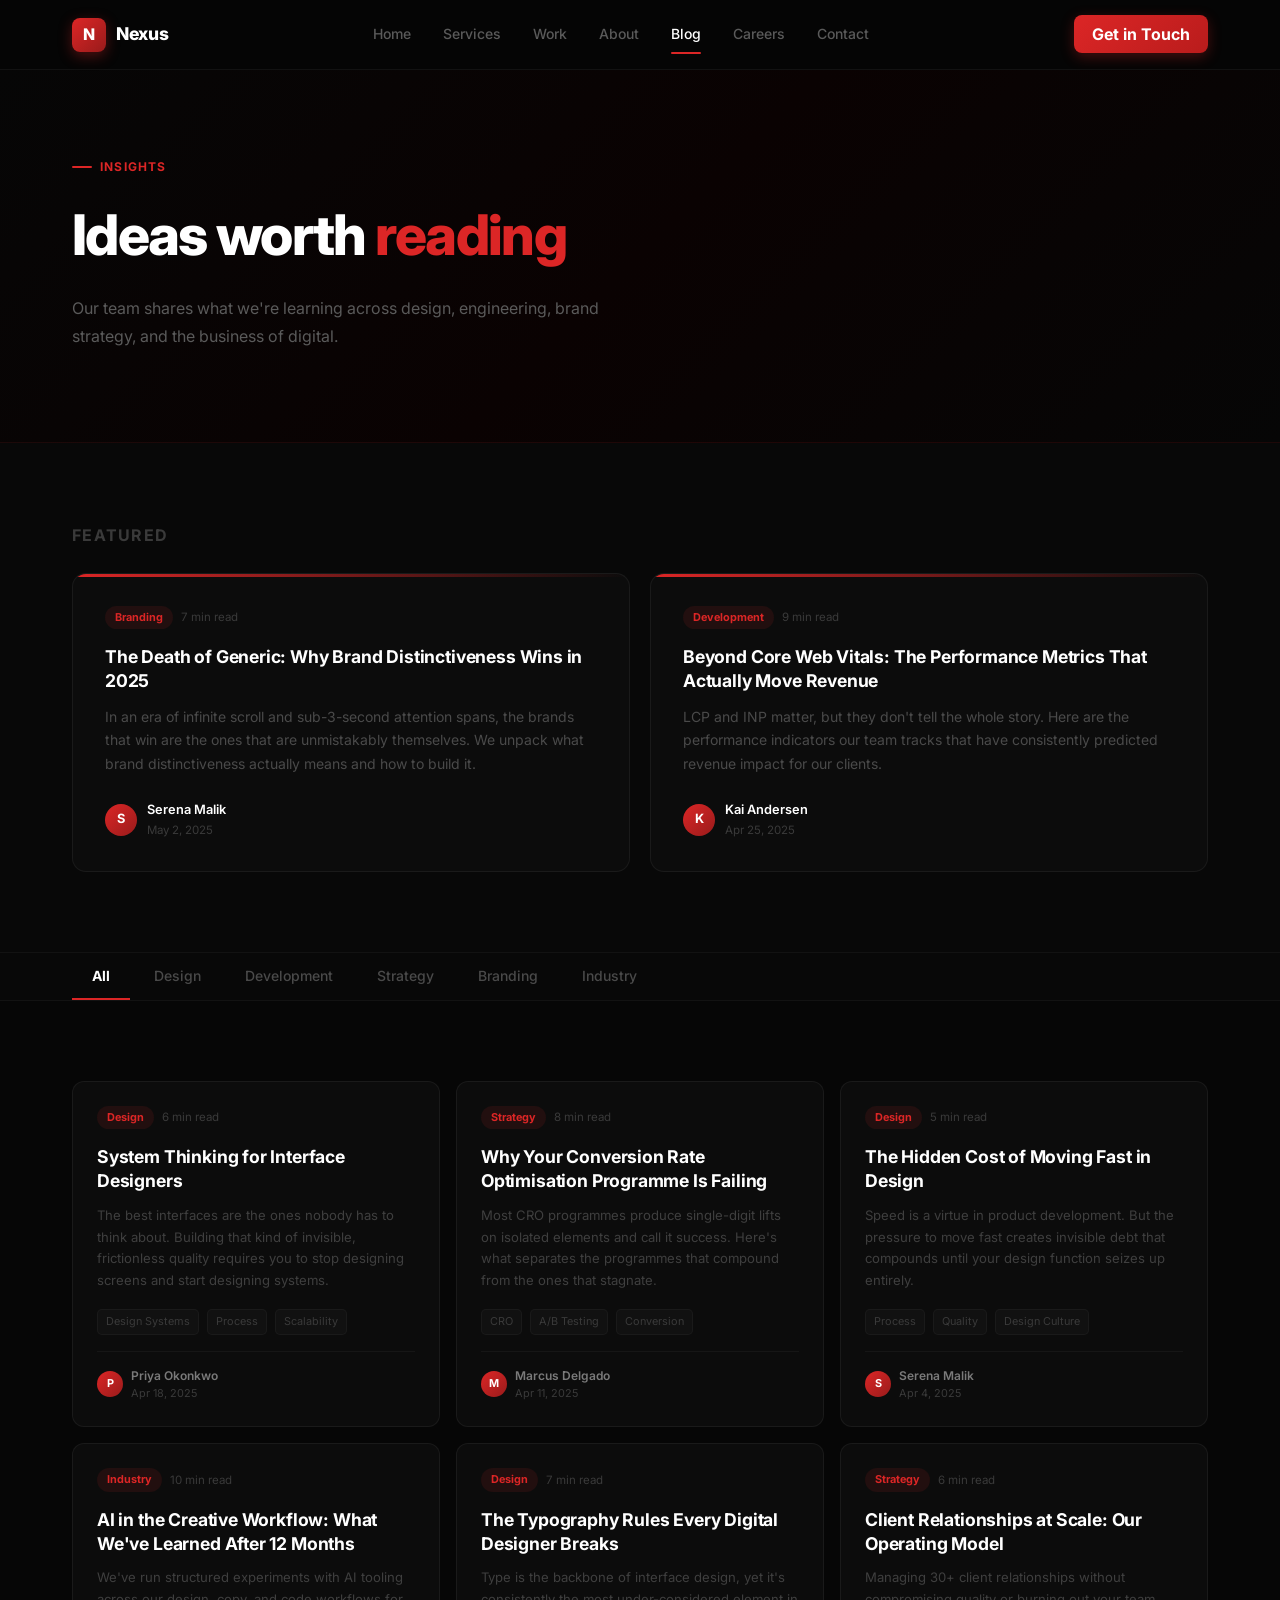
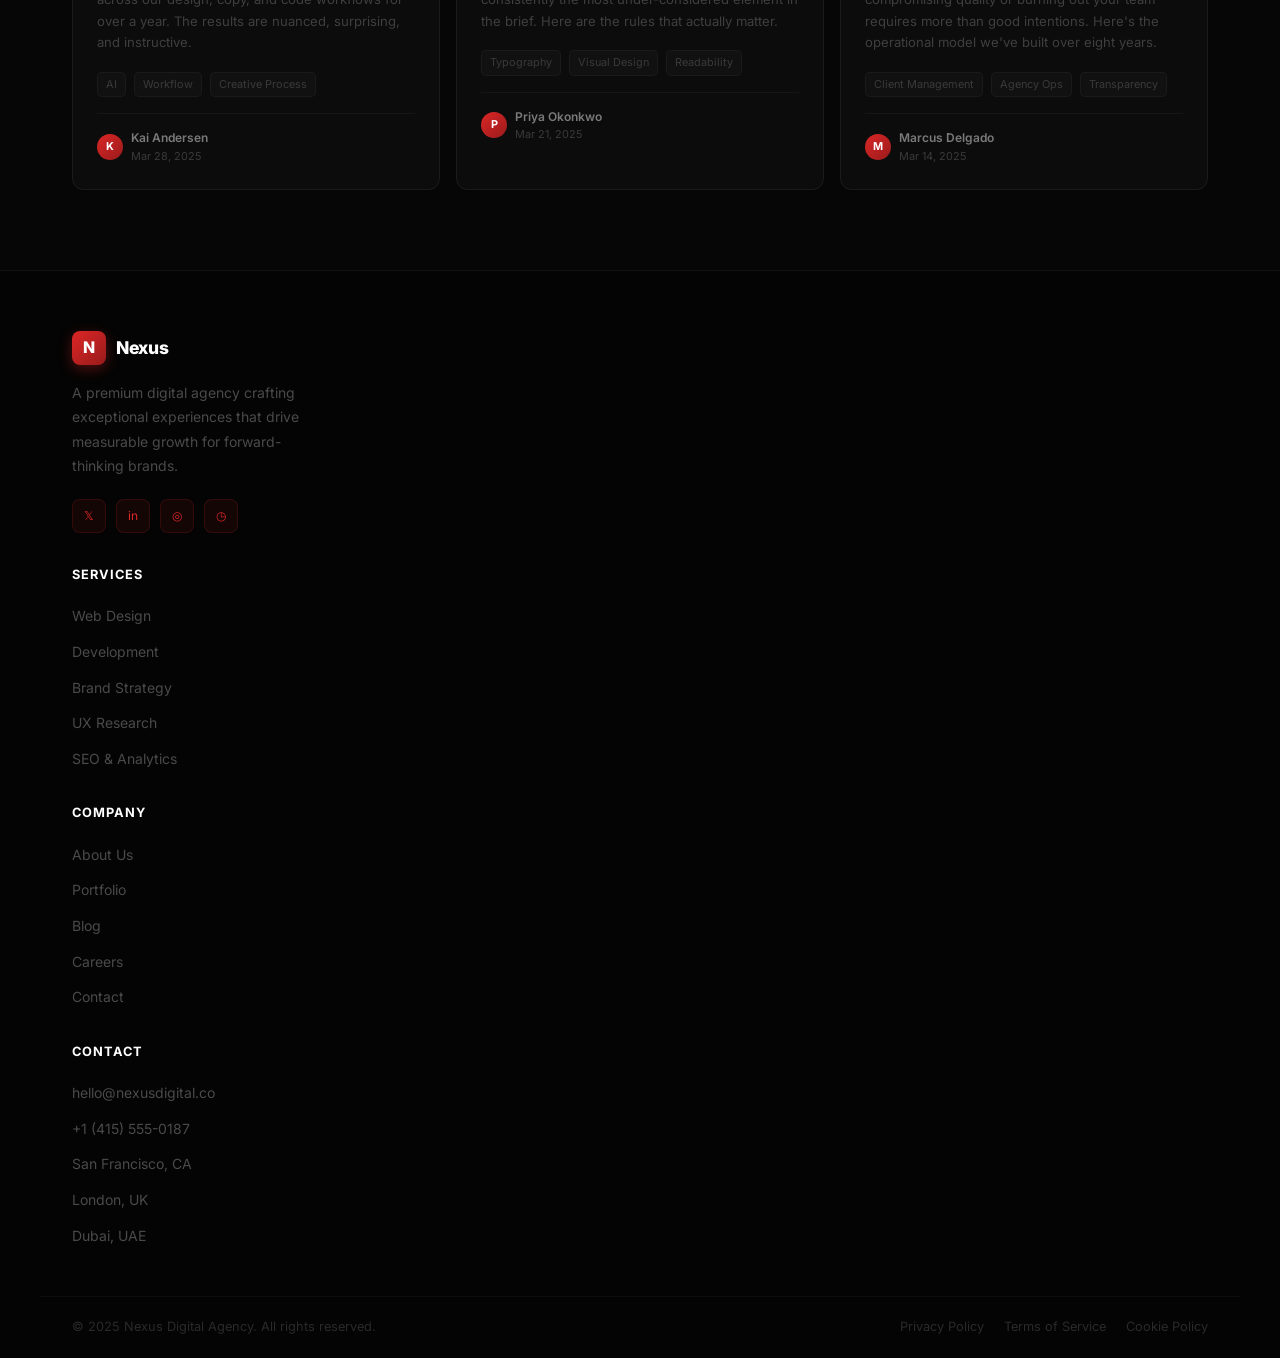
<file: blog.html>
<!DOCTYPE html>
<html lang="en">
<head>
  <meta charset="UTF-8" />
  <meta name="viewport" content="width=device-width, initial-scale=1.0" />
  <title>Blog — Nexus Digital Agency</title>
  <meta name="description" content="Ideas worth reading. Our team shares what we're learning across design, engineering, brand strategy, and the business of digital." />
  <meta name="theme-color" content="#060606" />
  <link rel="preconnect" href="https://fonts.googleapis.com" />
  <link rel="preconnect" href="https://fonts.gstatic.com" crossorigin />
  <link href="https://fonts.googleapis.com/css2?family=Inter:wght@300;400;500;600;700;800&display=swap" rel="stylesheet" />
  <link rel="stylesheet" href="style.css" />
</head>
<body>

<!-- ── HEADER ────────────────────────────────────── -->
<header class="header">
  <div class="header-inner">
    <a href="index.html" class="logo">
      <div class="logo-icon">N</div>
      <span>Nexus</span>
    </a>
    <nav class="nav-links">
      <a href="index.html">Home</a>
      <a href="index.html#services">Services</a>
      <a href="index.html#work">Work</a>
      <a href="index.html#about">About</a>
      <a href="blog.html" class="active">Blog</a>
      <a href="careers.html">Careers</a>
      <a href="index.html#contact">Contact</a>
    </nav>
    <div class="nav-right">
      <a href="index.html#contact" class="nav-cta">Get in Touch</a>
    </div>
    <button class="hamburger" id="hamburger" aria-label="Menu">
      <span></span><span></span><span></span>
    </button>
  </div>
</header>
<nav class="mobile-nav" id="mobile-nav">
  <a href="index.html">Home</a>
  <a href="index.html#services">Services</a>
  <a href="index.html#work">Work</a>
  <a href="index.html#about">About</a>
  <a href="blog.html">Blog</a>
  <a href="careers.html">Careers</a>
  <a href="index.html#contact" class="mobile-cta">Get in Touch</a>
</nav>

<!-- ── PAGE HERO ──────────────────────────────────── -->
<div class="page-hero">
  <div class="container">
    <div class="section-label"><span>Insights</span></div>
    <h1>Ideas worth <span class="red">reading</span></h1>
    <p>Our team shares what we're learning across design, engineering, brand strategy, and the business of digital.</p>
  </div>
</div>

<!-- ── FEATURED ───────────────────────────────────── -->
<section class="featured-section">
  <div class="container section-pad">
    <h2 style="font-size:1rem;font-weight:700;color:#3a3a3a;text-transform:uppercase;letter-spacing:0.08em;margin-bottom:24px">Featured</h2>
    <div class="featured-grid">
      <div class="featured-card" data-cat="Branding" data-article-modal
        data-title="The Death of Generic: Why Brand Distinctiveness Wins in 2025"
        data-cat="Branding" data-readtime="7 min read"
        data-author="Serena Malik" data-role="Brand Director" data-date="May 2, 2025"
        data-excerpt="In an era of infinite scroll and sub-3-second attention spans, the brands that win are the ones that are unmistakably themselves. We unpack what brand distinctiveness actually means and how to build it."
        data-body="Distinctiveness isn't the same as differentiation. Differentiation is about being better — distinctiveness is about being recognisable. Byron Sharp's research showed that memory structures, not product advantages, drive market share. Yet most brand work still focuses on the wrong thing.\n\nThe brands that dominate their categories — Oatly, Patagonia, Liquid Death — don't win because their product is objectively superior. They win because they've built unmistakable visual and verbal identities that the brain encodes on first contact and retrieves reliably ever after.\n\nSo how do you build that? Start with your assets: colour, shape, character, slogan, tone. Pick them deliberately. Protect them obsessively. Repeat them consistently. And resist the gravitational pull toward blanding — the creeping homogenisation that happens when every brand in a category starts looking like every other."
        data-tags="Branding,Strategy,Market Research">
        <div class="article-badges">
          <span class="article-cat">Branding</span>
          <span class="article-read">7 min read</span>
        </div>
        <h3 class="article-title">The Death of Generic: Why Brand Distinctiveness Wins in 2025</h3>
        <p class="article-excerpt">In an era of infinite scroll and sub-3-second attention spans, the brands that win are the ones that are unmistakably themselves. We unpack what brand distinctiveness actually means and how to build it.</p>
        <div class="article-author">
          <div class="author-avatar">S</div>
          <div>
            <div class="author-name">Serena Malik</div>
            <div class="author-date">May 2, 2025</div>
          </div>
        </div>
      </div>
      <div class="featured-card" data-cat="Development" data-article-modal
        data-title="Beyond Core Web Vitals: The Performance Metrics That Actually Move Revenue"
        data-readtime="9 min read"
        data-author="Kai Andersen" data-role="Lead Engineer" data-date="Apr 25, 2025"
        data-excerpt="LCP and INP matter, but they don't tell the whole story. Here are the performance indicators our team tracks that have consistently predicted revenue impact for our clients."
        data-body="Most teams optimise for green Lighthouse scores. A perfect 100 makes the client happy in the review, but it rarely correlates with the metric that actually matters: revenue per session.\n\nThe gap between technical performance and business performance is where the interesting work lives. After analysing performance data across 40+ client sites, we've identified a handful of metrics that consistently predict user behaviour better than the Core Web Vitals suite alone: Time to First Byte on paginated lists, server-side rendering hydration errors, JavaScript execution time on low-end Android devices, and perceived load progression (the feeling that something is happening).\n\nNone of these appear in your Lighthouse report. All of them have moved revenue for our clients."
        data-tags="Performance,Metrics,Revenue">
        <div class="article-badges">
          <span class="article-cat">Development</span>
          <span class="article-read">9 min read</span>
        </div>
        <h3 class="article-title">Beyond Core Web Vitals: The Performance Metrics That Actually Move Revenue</h3>
        <p class="article-excerpt">LCP and INP matter, but they don't tell the whole story. Here are the performance indicators our team tracks that have consistently predicted revenue impact for our clients.</p>
        <div class="article-author">
          <div class="author-avatar">K</div>
          <div>
            <div class="author-name">Kai Andersen</div>
            <div class="author-date">Apr 25, 2025</div>
          </div>
        </div>
      </div>
    </div>
  </div>
</section>

<!-- ── FILTER ──────────────────────────────────────── -->
<div class="filter-bar">
  <div class="filter-bar-inner">
    <button class="filter-btn cat-filter-btn active" data-filter="All">All</button>
    <button class="filter-btn cat-filter-btn" data-filter="Design">Design</button>
    <button class="filter-btn cat-filter-btn" data-filter="Development">Development</button>
    <button class="filter-btn cat-filter-btn" data-filter="Strategy">Strategy</button>
    <button class="filter-btn cat-filter-btn" data-filter="Branding">Branding</button>
    <button class="filter-btn cat-filter-btn" data-filter="Industry">Industry</button>
  </div>
</div>

<!-- ── ARTICLES ───────────────────────────────────── -->
<section class="articles-section">
  <div class="container section-pad">
    <div class="articles-grid">

      <div class="article-card" data-cat="Design" data-article-modal
        data-title="System Thinking for Interface Designers"
        data-readtime="6 min read"
        data-author="Priya Okonkwo" data-role="Principal Designer" data-date="Apr 18, 2025"
        data-excerpt="The best interfaces are the ones nobody has to think about. Building that kind of invisible, frictionless quality requires you to stop designing screens and start designing systems."
        data-body="" data-tags="Design Systems,Process,Scalability">
        <div class="article-badges"><span class="article-cat">Design</span><span class="article-read">6 min read</span></div>
        <h3 class="article-title">System Thinking for Interface Designers</h3>
        <p class="article-excerpt" style="font-size:0.82rem;color:#3f3f3f;line-height:1.65;margin-bottom:18px">The best interfaces are the ones nobody has to think about. Building that kind of invisible, frictionless quality requires you to stop designing screens and start designing systems.</p>
        <div class="article-tags"><span class="article-tag">Design Systems</span><span class="article-tag">Process</span><span class="article-tag">Scalability</span></div>
        <div class="article-footer"><div class="author-avatar" style="width:26px;height:26px;font-size:0.68rem">P</div><div><div class="author-name" style="font-size:0.75rem;color:#7a7a7a">Priya Okonkwo</div><div class="author-date" style="font-size:0.68rem">Apr 18, 2025</div></div></div>
      </div>

      <div class="article-card" data-cat="Strategy" data-article-modal
        data-title="Why Your Conversion Rate Optimisation Programme Is Failing"
        data-readtime="8 min read"
        data-author="Marcus Delgado" data-role="Strategy Lead" data-date="Apr 11, 2025"
        data-excerpt="Most CRO programmes produce single-digit lifts on isolated elements and call it success. Here's what separates the programmes that compound from the ones that stagnate."
        data-body="" data-tags="CRO,A/B Testing,Conversion">
        <div class="article-badges"><span class="article-cat">Strategy</span><span class="article-read">8 min read</span></div>
        <h3 class="article-title">Why Your Conversion Rate Optimisation Programme Is Failing</h3>
        <p class="article-excerpt" style="font-size:0.82rem;color:#3f3f3f;line-height:1.65;margin-bottom:18px">Most CRO programmes produce single-digit lifts on isolated elements and call it success. Here's what separates the programmes that compound from the ones that stagnate.</p>
        <div class="article-tags"><span class="article-tag">CRO</span><span class="article-tag">A/B Testing</span><span class="article-tag">Conversion</span></div>
        <div class="article-footer"><div class="author-avatar" style="width:26px;height:26px;font-size:0.68rem">M</div><div><div class="author-name" style="font-size:0.75rem;color:#7a7a7a">Marcus Delgado</div><div class="author-date" style="font-size:0.68rem">Apr 11, 2025</div></div></div>
      </div>

      <div class="article-card" data-cat="Design" data-article-modal
        data-title="The Hidden Cost of Moving Fast in Design"
        data-readtime="5 min read"
        data-author="Serena Malik" data-role="Brand Director" data-date="Apr 4, 2025"
        data-excerpt="Speed is a virtue in product development. But the pressure to move fast creates invisible debt that compounds until your design function seizes up entirely."
        data-body="" data-tags="Process,Quality,Design Culture">
        <div class="article-badges"><span class="article-cat">Design</span><span class="article-read">5 min read</span></div>
        <h3 class="article-title">The Hidden Cost of Moving Fast in Design</h3>
        <p class="article-excerpt" style="font-size:0.82rem;color:#3f3f3f;line-height:1.65;margin-bottom:18px">Speed is a virtue in product development. But the pressure to move fast creates invisible debt that compounds until your design function seizes up entirely.</p>
        <div class="article-tags"><span class="article-tag">Process</span><span class="article-tag">Quality</span><span class="article-tag">Design Culture</span></div>
        <div class="article-footer"><div class="author-avatar" style="width:26px;height:26px;font-size:0.68rem">S</div><div><div class="author-name" style="font-size:0.75rem;color:#7a7a7a">Serena Malik</div><div class="author-date" style="font-size:0.68rem">Apr 4, 2025</div></div></div>
      </div>

      <div class="article-card" data-cat="Industry" data-article-modal
        data-title="AI in the Creative Workflow: What We've Learned After 12 Months"
        data-readtime="10 min read"
        data-author="Kai Andersen" data-role="Lead Engineer" data-date="Mar 28, 2025"
        data-excerpt="We've run structured experiments with AI tooling across our design, copy, and code workflows for over a year. The results are nuanced, surprising, and instructive."
        data-body="" data-tags="AI,Workflow,Creative Process">
        <div class="article-badges"><span class="article-cat">Industry</span><span class="article-read">10 min read</span></div>
        <h3 class="article-title">AI in the Creative Workflow: What We've Learned After 12 Months</h3>
        <p class="article-excerpt" style="font-size:0.82rem;color:#3f3f3f;line-height:1.65;margin-bottom:18px">We've run structured experiments with AI tooling across our design, copy, and code workflows for over a year. The results are nuanced, surprising, and instructive.</p>
        <div class="article-tags"><span class="article-tag">AI</span><span class="article-tag">Workflow</span><span class="article-tag">Creative Process</span></div>
        <div class="article-footer"><div class="author-avatar" style="width:26px;height:26px;font-size:0.68rem">K</div><div><div class="author-name" style="font-size:0.75rem;color:#7a7a7a">Kai Andersen</div><div class="author-date" style="font-size:0.68rem">Mar 28, 2025</div></div></div>
      </div>

      <div class="article-card" data-cat="Design" data-article-modal
        data-title="The Typography Rules Every Digital Designer Breaks"
        data-readtime="7 min read"
        data-author="Priya Okonkwo" data-role="Principal Designer" data-date="Mar 21, 2025"
        data-excerpt="Type is the backbone of interface design, yet it's consistently the most under-considered element in the brief. Here are the rules that actually matter and why so many designers ignore them."
        data-body="" data-tags="Typography,Visual Design,Readability">
        <div class="article-badges"><span class="article-cat">Design</span><span class="article-read">7 min read</span></div>
        <h3 class="article-title">The Typography Rules Every Digital Designer Breaks</h3>
        <p class="article-excerpt" style="font-size:0.82rem;color:#3f3f3f;line-height:1.65;margin-bottom:18px">Type is the backbone of interface design, yet it's consistently the most under-considered element in the brief. Here are the rules that actually matter.</p>
        <div class="article-tags"><span class="article-tag">Typography</span><span class="article-tag">Visual Design</span><span class="article-tag">Readability</span></div>
        <div class="article-footer"><div class="author-avatar" style="width:26px;height:26px;font-size:0.68rem">P</div><div><div class="author-name" style="font-size:0.75rem;color:#7a7a7a">Priya Okonkwo</div><div class="author-date" style="font-size:0.68rem">Mar 21, 2025</div></div></div>
      </div>

      <div class="article-card" data-cat="Strategy" data-article-modal
        data-title="Client Relationships at Scale: Our Operating Model"
        data-readtime="6 min read"
        data-author="Marcus Delgado" data-role="Strategy Lead" data-date="Mar 14, 2025"
        data-excerpt="Managing 30+ client relationships without compromising quality or burning out your team requires more than good intentions. Here's the operational model we've built over eight years."
        data-body="" data-tags="Client Management,Agency Ops,Transparency">
        <div class="article-badges"><span class="article-cat">Strategy</span><span class="article-read">6 min read</span></div>
        <h3 class="article-title">Client Relationships at Scale: Our Operating Model</h3>
        <p class="article-excerpt" style="font-size:0.82rem;color:#3f3f3f;line-height:1.65;margin-bottom:18px">Managing 30+ client relationships without compromising quality or burning out your team requires more than good intentions. Here's the operational model we've built over eight years.</p>
        <div class="article-tags"><span class="article-tag">Client Management</span><span class="article-tag">Agency Ops</span><span class="article-tag">Transparency</span></div>
        <div class="article-footer"><div class="author-avatar" style="width:26px;height:26px;font-size:0.68rem">M</div><div><div class="author-name" style="font-size:0.75rem;color:#7a7a7a">Marcus Delgado</div><div class="author-date" style="font-size:0.68rem">Mar 14, 2025</div></div></div>
      </div>

    </div>
  </div>
</section>

<!-- ── ARTICLE MODAL ──────────────────────────────── -->
<div class="modal-overlay" id="article-modal">
  <div class="modal modal-lg">
    <button class="modal-close">✕</button>
    <div class="article-badges" style="margin-bottom:20px">
      <span class="article-cat modal-article-cat"></span>
      <span class="article-read modal-article-readtime"></span>
    </div>
    <h2 class="modal-title lg modal-article-title"></h2>
    <div class="modal-author-row modal-article-author-row">
      <div class="modal-author-avatar modal-article-author-initial"></div>
      <div>
        <div class="modal-author-name modal-article-author-name"></div>
        <div class="modal-author-meta modal-article-author-meta"></div>
      </div>
    </div>
    <hr class="modal-divider" />
    <p class="modal-body-text modal-article-excerpt"></p>
    <div class="modal-article-body"></div>
    <div class="modal-tags-row modal-article-tags"></div>
  </div>
</div>

<!-- ── FOOTER ─────────────────────────────────────── -->
<footer class="footer">
  <div class="footer-main">
    <div class="footer-brand">
      <a href="index.html" class="logo"><div class="logo-icon">N</div><span>Nexus</span></a>
      <p>A premium digital agency crafting exceptional experiences that drive measurable growth for forward-thinking brands.</p>
      <div class="footer-socials">
        <a href="#" class="footer-social">𝕏</a>
        <a href="#" class="footer-social">in</a>
        <a href="#" class="footer-social">◎</a>
        <a href="#" class="footer-social">◷</a>
      </div>
    </div>
    <div class="footer-col"><h4>Services</h4><ul><li><a href="index.html#services">Web Design</a></li><li><a href="index.html#services">Development</a></li><li><a href="index.html#services">Brand Strategy</a></li><li><a href="index.html#services">UX Research</a></li><li><a href="index.html#services">SEO &amp; Analytics</a></li></ul></div>
    <div class="footer-col"><h4>Company</h4><ul><li><a href="index.html#about">About Us</a></li><li><a href="index.html#work">Portfolio</a></li><li><a href="blog.html">Blog</a></li><li><a href="careers.html">Careers</a></li><li><a href="index.html#contact">Contact</a></li></ul></div>
    <div class="footer-col"><h4>Contact</h4><ul><li><a href="mailto:hello@nexusdigital.co">hello@nexusdigital.co</a></li><li><a href="tel:+14155550187">+1 (415) 555-0187</a></li><li><a href="#">San Francisco, CA</a></li><li><a href="#">London, UK</a></li><li><a href="#">Dubai, UAE</a></li></ul></div>
  </div>
  <div class="footer-bottom">
    <span class="footer-copy">© 2025 Nexus Digital Agency. All rights reserved.</span>
    <div class="footer-links"><a href="#">Privacy Policy</a><a href="#">Terms of Service</a><a href="#">Cookie Policy</a></div>
  </div>
</footer>

<script src="script.js"></script>
</body>
</html>
</file>
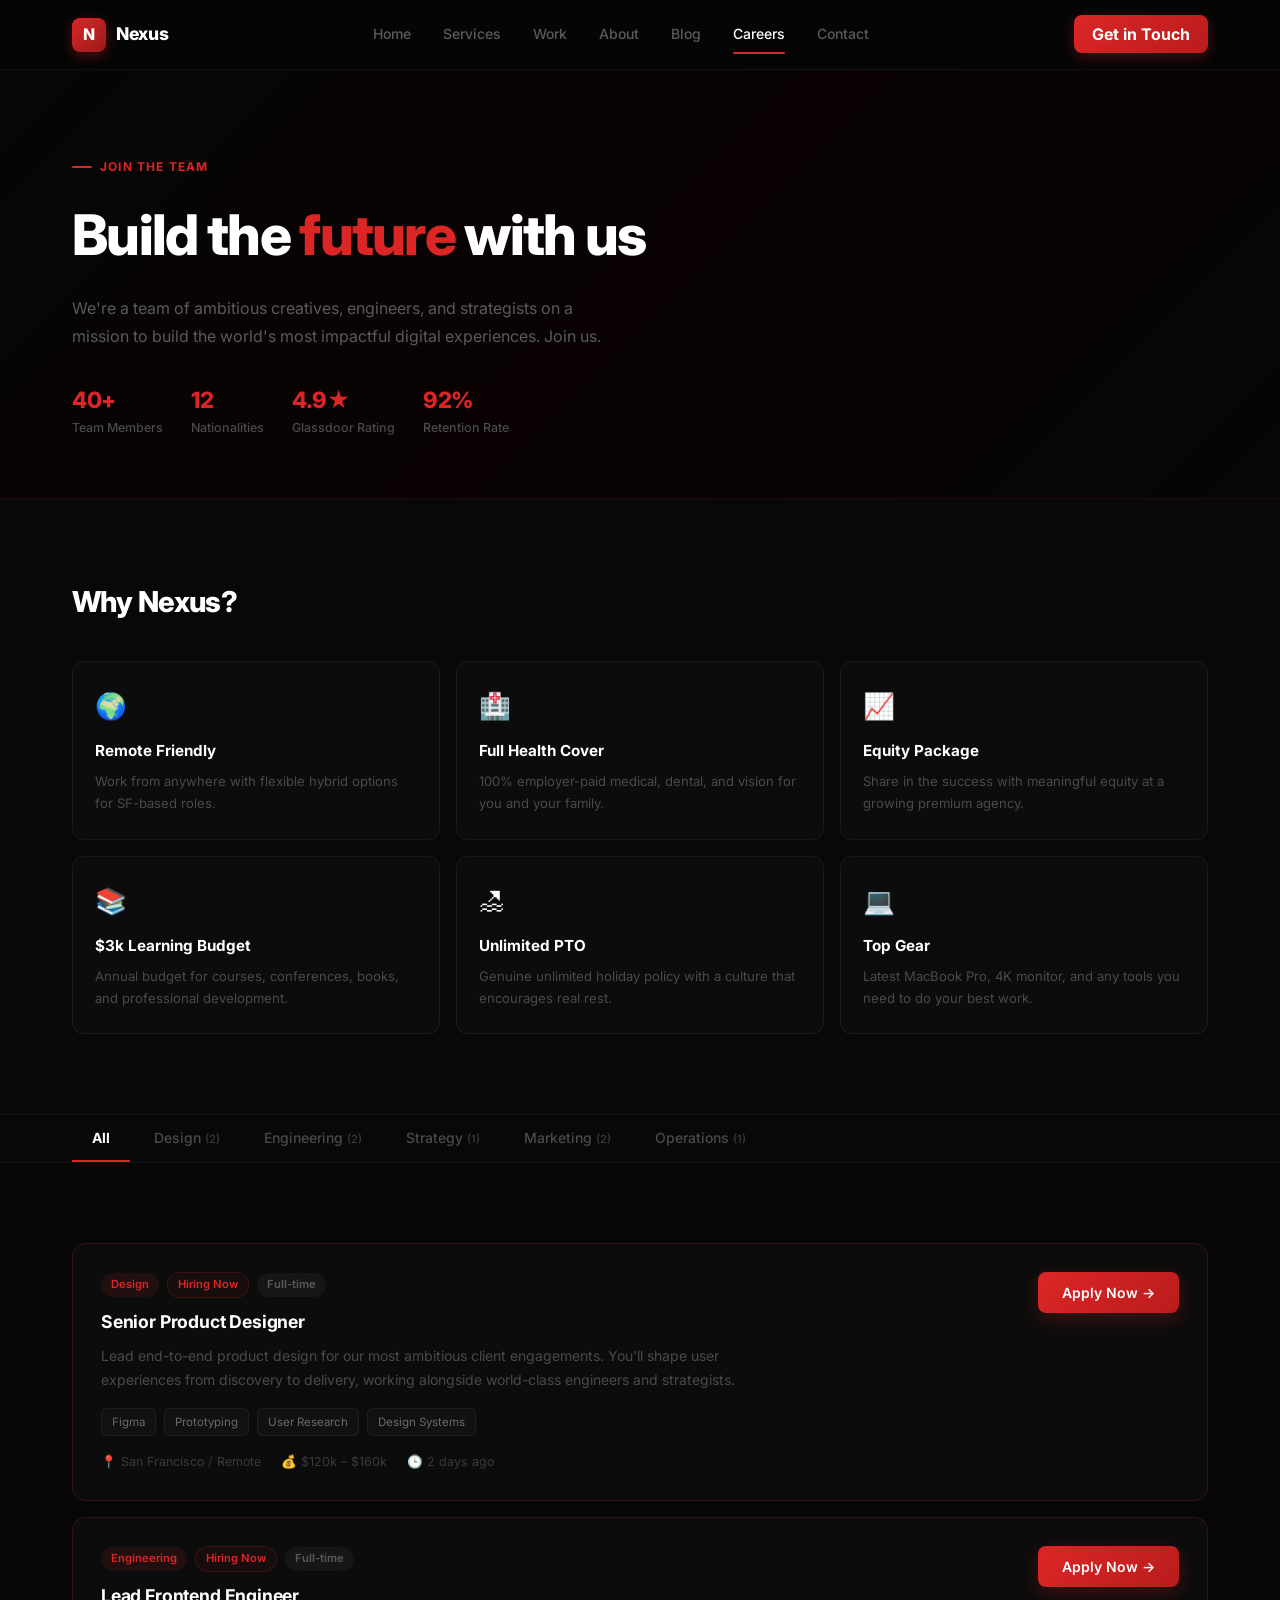
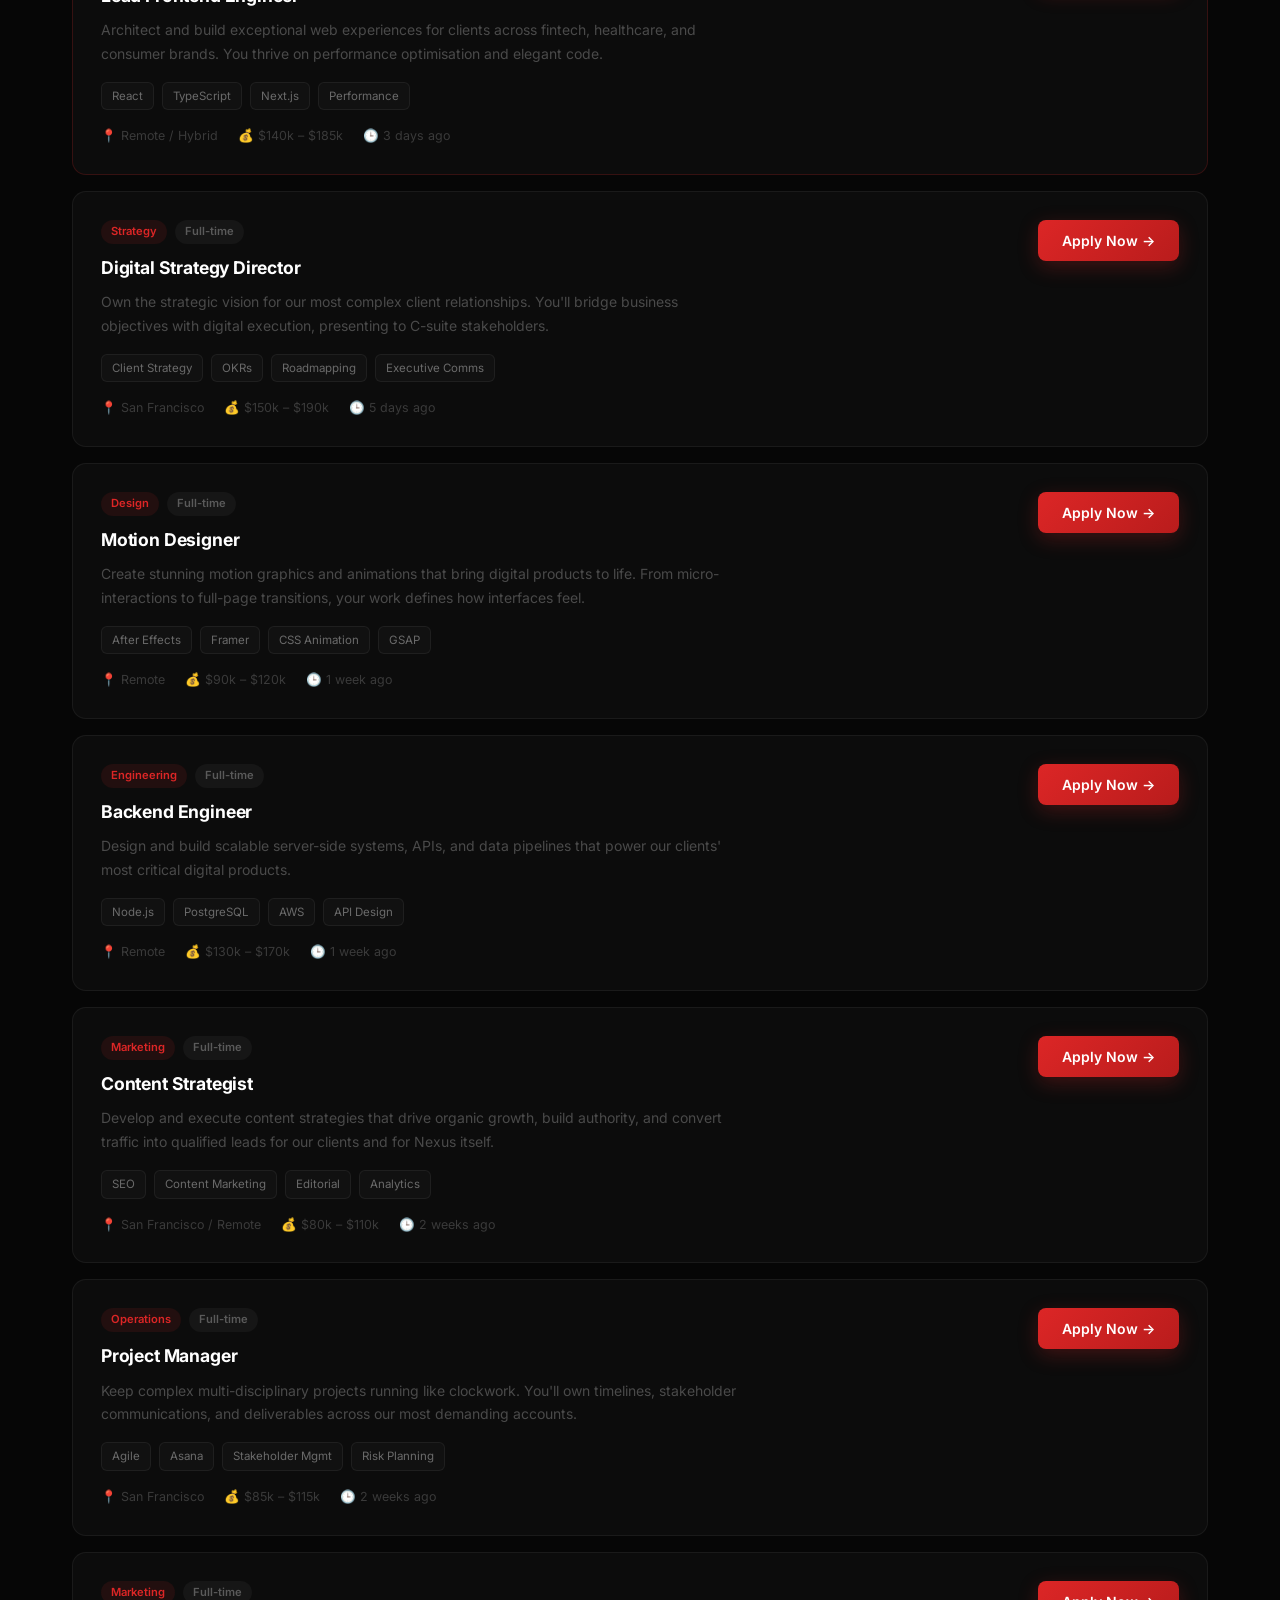
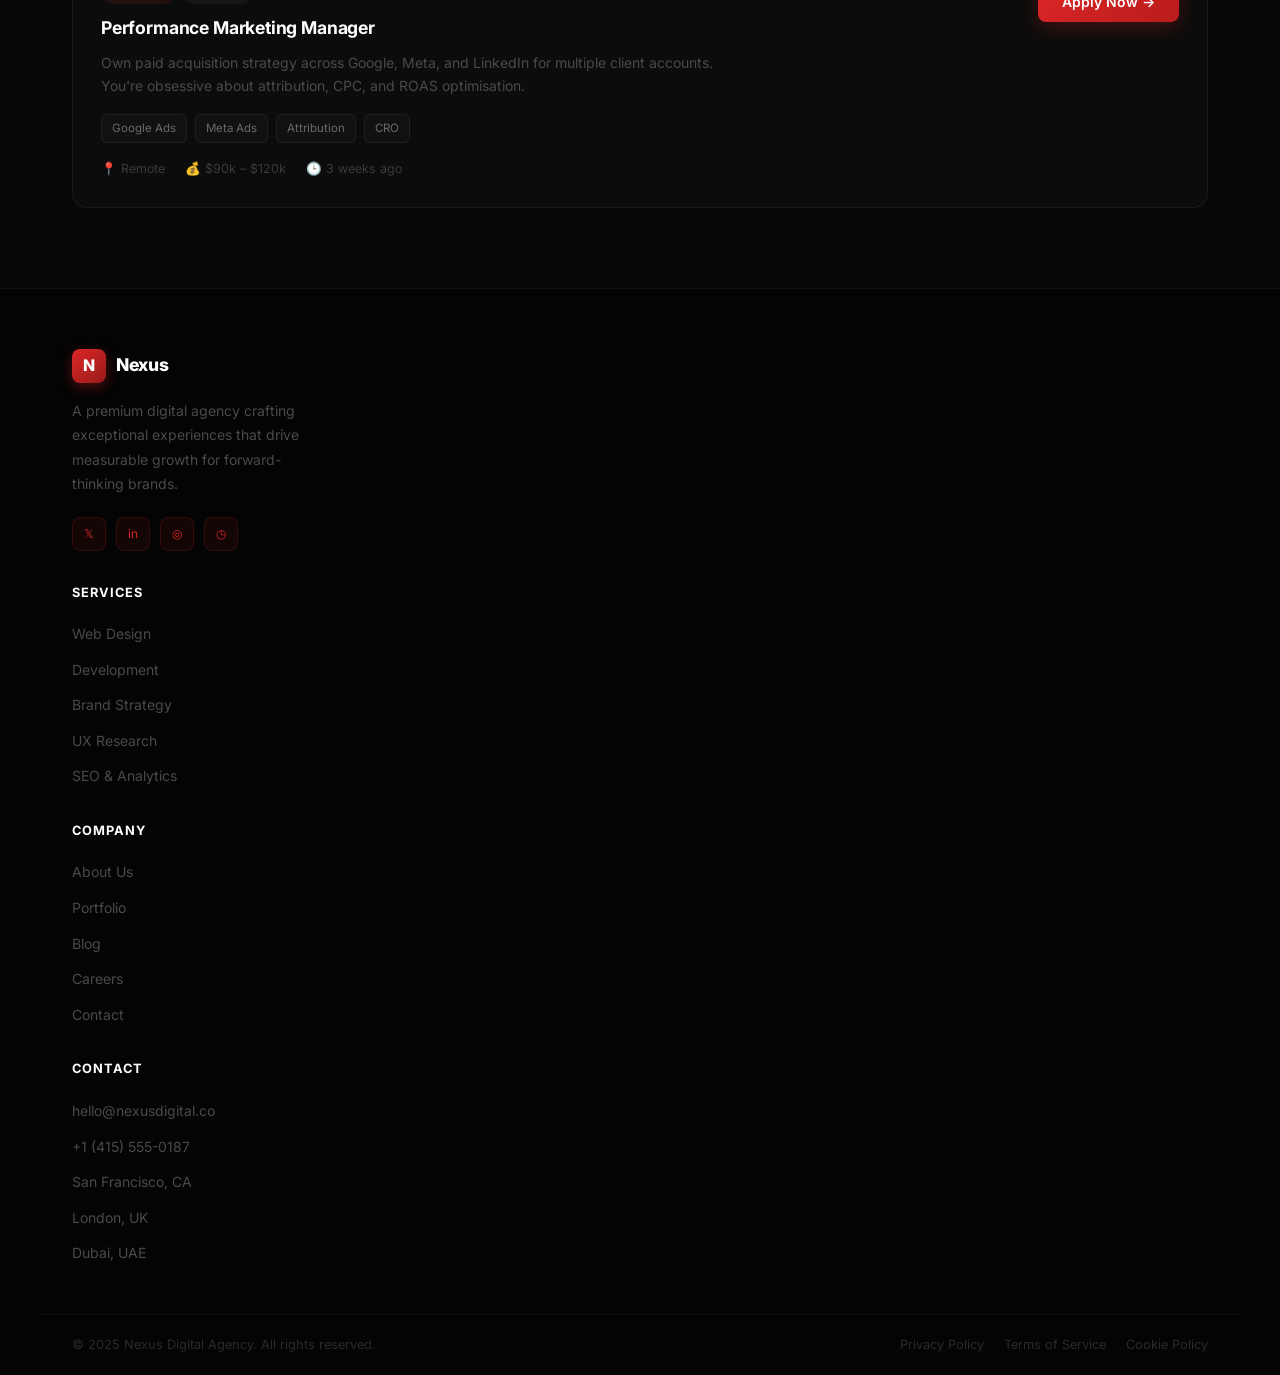
<file: careers.html>
<!DOCTYPE html>
<html lang="en">
<head>
  <meta charset="UTF-8" />
  <meta name="viewport" content="width=device-width, initial-scale=1.0" />
  <title>Careers — Nexus Digital Agency</title>
  <meta name="description" content="Join the Nexus Digital team. We're a team of ambitious creatives, engineers, and strategists building the world's most impactful digital experiences." />
  <meta name="theme-color" content="#060606" />
  <link rel="preconnect" href="https://fonts.googleapis.com" />
  <link rel="preconnect" href="https://fonts.gstatic.com" crossorigin />
  <link href="https://fonts.googleapis.com/css2?family=Inter:wght@300;400;500;600;700;800&display=swap" rel="stylesheet" />
  <link rel="stylesheet" href="style.css" />
</head>
<body>

<!-- ── HEADER ────────────────────────────────────── -->
<header class="header">
  <div class="header-inner">
    <a href="index.html" class="logo">
      <div class="logo-icon">N</div>
      <span>Nexus</span>
    </a>
    <nav class="nav-links">
      <a href="index.html">Home</a>
      <a href="index.html#services">Services</a>
      <a href="index.html#work">Work</a>
      <a href="index.html#about">About</a>
      <a href="blog.html">Blog</a>
      <a href="careers.html" class="active">Careers</a>
      <a href="index.html#contact">Contact</a>
    </nav>
    <div class="nav-right">
      <a href="index.html#contact" class="nav-cta">Get in Touch</a>
    </div>
    <button class="hamburger" id="hamburger" aria-label="Menu">
      <span></span><span></span><span></span>
    </button>
  </div>
</header>
<nav class="mobile-nav" id="mobile-nav">
  <a href="index.html">Home</a>
  <a href="index.html#services">Services</a>
  <a href="index.html#work">Work</a>
  <a href="index.html#about">About</a>
  <a href="blog.html">Blog</a>
  <a href="careers.html">Careers</a>
  <a href="index.html#contact" class="mobile-cta">Get in Touch</a>
</nav>

<!-- ── PAGE HERO ──────────────────────────────────── -->
<div class="page-hero">
  <div class="container">
    <div class="section-label"><span>Join the Team</span></div>
    <h1>Build the <span class="red">future</span> with us</h1>
    <p>We're a team of ambitious creatives, engineers, and strategists on a mission to build the world's most impactful digital experiences. Join us.</p>
    <div class="page-stats">
      <div><div class="page-stat-num">40+</div><div class="page-stat-label">Team Members</div></div>
      <div><div class="page-stat-num">12</div><div class="page-stat-label">Nationalities</div></div>
      <div><div class="page-stat-num">4.9★</div><div class="page-stat-label">Glassdoor Rating</div></div>
      <div><div class="page-stat-num">92%</div><div class="page-stat-label">Retention Rate</div></div>
    </div>
  </div>
</div>

<!-- ── PERKS ───────────────────────────────────────── -->
<section class="perks-section">
  <div class="container section-pad">
    <h2 style="font-size:clamp(1.4rem,2.5vw,1.8rem);font-weight:800;letter-spacing:-0.02em;color:#fff;margin-bottom:36px">Why Nexus?</h2>
    <div class="perks-grid">
      <div class="perk-card"><div class="perk-icon">🌍</div><h3 class="perk-title">Remote Friendly</h3><p class="perk-desc">Work from anywhere with flexible hybrid options for SF-based roles.</p></div>
      <div class="perk-card"><div class="perk-icon">🏥</div><h3 class="perk-title">Full Health Cover</h3><p class="perk-desc">100% employer-paid medical, dental, and vision for you and your family.</p></div>
      <div class="perk-card"><div class="perk-icon">📈</div><h3 class="perk-title">Equity Package</h3><p class="perk-desc">Share in the success with meaningful equity at a growing premium agency.</p></div>
      <div class="perk-card"><div class="perk-icon">📚</div><h3 class="perk-title">$3k Learning Budget</h3><p class="perk-desc">Annual budget for courses, conferences, books, and professional development.</p></div>
      <div class="perk-card"><div class="perk-icon">🏖</div><h3 class="perk-title">Unlimited PTO</h3><p class="perk-desc">Genuine unlimited holiday policy with a culture that encourages real rest.</p></div>
      <div class="perk-card"><div class="perk-icon">💻</div><h3 class="perk-title">Top Gear</h3><p class="perk-desc">Latest MacBook Pro, 4K monitor, and any tools you need to do your best work.</p></div>
    </div>
  </div>
</section>

<!-- ── FILTER ──────────────────────────────────────── -->
<div class="filter-bar">
  <div class="filter-bar-inner">
    <button class="filter-btn dept-filter-btn active" data-filter="All">All</button>
    <button class="filter-btn dept-filter-btn" data-filter="Design">Design <span class="count">(2)</span></button>
    <button class="filter-btn dept-filter-btn" data-filter="Engineering">Engineering <span class="count">(2)</span></button>
    <button class="filter-btn dept-filter-btn" data-filter="Strategy">Strategy <span class="count">(1)</span></button>
    <button class="filter-btn dept-filter-btn" data-filter="Marketing">Marketing <span class="count">(2)</span></button>
    <button class="filter-btn dept-filter-btn" data-filter="Operations">Operations <span class="count">(1)</span></button>
  </div>
</div>

<!-- ── JOB LISTINGS ───────────────────────────────── -->
<section class="jobs-section">
  <div class="container section-pad">
    <div class="jobs-list">

      <div class="job-card urgent" data-dept="Design">
        <div class="job-card-inner">
          <div style="flex:1">
            <div class="job-meta">
              <span class="job-tag dept">Design</span>
              <span class="job-tag urgent-tag">Hiring Now</span>
              <span class="job-tag type">Full-time</span>
            </div>
            <h3 class="job-title">Senior Product Designer</h3>
            <p class="job-desc">Lead end-to-end product design for our most ambitious client engagements. You'll shape user experiences from discovery to delivery, working alongside world-class engineers and strategists.</p>
            <div class="job-skills">
              <span class="job-skill">Figma</span><span class="job-skill">Prototyping</span><span class="job-skill">User Research</span><span class="job-skill">Design Systems</span>
            </div>
            <div class="job-details">
              <span class="job-detail">📍 San Francisco / Remote</span>
              <span class="job-detail">💰 $120k – $160k</span>
              <span class="job-detail">🕒 2 days ago</span>
            </div>
          </div>
          <button class="job-apply-btn">Apply Now →</button>
        </div>
      </div>

      <div class="job-card urgent" data-dept="Engineering">
        <div class="job-card-inner">
          <div style="flex:1">
            <div class="job-meta">
              <span class="job-tag dept">Engineering</span>
              <span class="job-tag urgent-tag">Hiring Now</span>
              <span class="job-tag type">Full-time</span>
            </div>
            <h3 class="job-title">Lead Frontend Engineer</h3>
            <p class="job-desc">Architect and build exceptional web experiences for clients across fintech, healthcare, and consumer brands. You thrive on performance optimisation and elegant code.</p>
            <div class="job-skills">
              <span class="job-skill">React</span><span class="job-skill">TypeScript</span><span class="job-skill">Next.js</span><span class="job-skill">Performance</span>
            </div>
            <div class="job-details">
              <span class="job-detail">📍 Remote / Hybrid</span>
              <span class="job-detail">💰 $140k – $185k</span>
              <span class="job-detail">🕒 3 days ago</span>
            </div>
          </div>
          <button class="job-apply-btn">Apply Now →</button>
        </div>
      </div>

      <div class="job-card" data-dept="Strategy">
        <div class="job-card-inner">
          <div style="flex:1">
            <div class="job-meta">
              <span class="job-tag dept">Strategy</span>
              <span class="job-tag type">Full-time</span>
            </div>
            <h3 class="job-title">Digital Strategy Director</h3>
            <p class="job-desc">Own the strategic vision for our most complex client relationships. You'll bridge business objectives with digital execution, presenting to C-suite stakeholders.</p>
            <div class="job-skills">
              <span class="job-skill">Client Strategy</span><span class="job-skill">OKRs</span><span class="job-skill">Roadmapping</span><span class="job-skill">Executive Comms</span>
            </div>
            <div class="job-details">
              <span class="job-detail">📍 San Francisco</span>
              <span class="job-detail">💰 $150k – $190k</span>
              <span class="job-detail">🕒 5 days ago</span>
            </div>
          </div>
          <button class="job-apply-btn">Apply Now →</button>
        </div>
      </div>

      <div class="job-card" data-dept="Design">
        <div class="job-card-inner">
          <div style="flex:1">
            <div class="job-meta">
              <span class="job-tag dept">Design</span>
              <span class="job-tag type">Full-time</span>
            </div>
            <h3 class="job-title">Motion Designer</h3>
            <p class="job-desc">Create stunning motion graphics and animations that bring digital products to life. From micro-interactions to full-page transitions, your work defines how interfaces feel.</p>
            <div class="job-skills">
              <span class="job-skill">After Effects</span><span class="job-skill">Framer</span><span class="job-skill">CSS Animation</span><span class="job-skill">GSAP</span>
            </div>
            <div class="job-details">
              <span class="job-detail">📍 Remote</span>
              <span class="job-detail">💰 $90k – $120k</span>
              <span class="job-detail">🕒 1 week ago</span>
            </div>
          </div>
          <button class="job-apply-btn">Apply Now →</button>
        </div>
      </div>

      <div class="job-card" data-dept="Engineering">
        <div class="job-card-inner">
          <div style="flex:1">
            <div class="job-meta">
              <span class="job-tag dept">Engineering</span>
              <span class="job-tag type">Full-time</span>
            </div>
            <h3 class="job-title">Backend Engineer</h3>
            <p class="job-desc">Design and build scalable server-side systems, APIs, and data pipelines that power our clients' most critical digital products.</p>
            <div class="job-skills">
              <span class="job-skill">Node.js</span><span class="job-skill">PostgreSQL</span><span class="job-skill">AWS</span><span class="job-skill">API Design</span>
            </div>
            <div class="job-details">
              <span class="job-detail">📍 Remote</span>
              <span class="job-detail">💰 $130k – $170k</span>
              <span class="job-detail">🕒 1 week ago</span>
            </div>
          </div>
          <button class="job-apply-btn">Apply Now →</button>
        </div>
      </div>

      <div class="job-card" data-dept="Marketing">
        <div class="job-card-inner">
          <div style="flex:1">
            <div class="job-meta">
              <span class="job-tag dept">Marketing</span>
              <span class="job-tag type">Full-time</span>
            </div>
            <h3 class="job-title">Content Strategist</h3>
            <p class="job-desc">Develop and execute content strategies that drive organic growth, build authority, and convert traffic into qualified leads for our clients and for Nexus itself.</p>
            <div class="job-skills">
              <span class="job-skill">SEO</span><span class="job-skill">Content Marketing</span><span class="job-skill">Editorial</span><span class="job-skill">Analytics</span>
            </div>
            <div class="job-details">
              <span class="job-detail">📍 San Francisco / Remote</span>
              <span class="job-detail">💰 $80k – $110k</span>
              <span class="job-detail">🕒 2 weeks ago</span>
            </div>
          </div>
          <button class="job-apply-btn">Apply Now →</button>
        </div>
      </div>

      <div class="job-card" data-dept="Operations">
        <div class="job-card-inner">
          <div style="flex:1">
            <div class="job-meta">
              <span class="job-tag dept">Operations</span>
              <span class="job-tag type">Full-time</span>
            </div>
            <h3 class="job-title">Project Manager</h3>
            <p class="job-desc">Keep complex multi-disciplinary projects running like clockwork. You'll own timelines, stakeholder communications, and deliverables across our most demanding accounts.</p>
            <div class="job-skills">
              <span class="job-skill">Agile</span><span class="job-skill">Asana</span><span class="job-skill">Stakeholder Mgmt</span><span class="job-skill">Risk Planning</span>
            </div>
            <div class="job-details">
              <span class="job-detail">📍 San Francisco</span>
              <span class="job-detail">💰 $85k – $115k</span>
              <span class="job-detail">🕒 2 weeks ago</span>
            </div>
          </div>
          <button class="job-apply-btn">Apply Now →</button>
        </div>
      </div>

      <div class="job-card" data-dept="Marketing">
        <div class="job-card-inner">
          <div style="flex:1">
            <div class="job-meta">
              <span class="job-tag dept">Marketing</span>
              <span class="job-tag type">Full-time</span>
            </div>
            <h3 class="job-title">Performance Marketing Manager</h3>
            <p class="job-desc">Own paid acquisition strategy across Google, Meta, and LinkedIn for multiple client accounts. You're obsessive about attribution, CPC, and ROAS optimisation.</p>
            <div class="job-skills">
              <span class="job-skill">Google Ads</span><span class="job-skill">Meta Ads</span><span class="job-skill">Attribution</span><span class="job-skill">CRO</span>
            </div>
            <div class="job-details">
              <span class="job-detail">📍 Remote</span>
              <span class="job-detail">💰 $90k – $120k</span>
              <span class="job-detail">🕒 3 weeks ago</span>
            </div>
          </div>
          <button class="job-apply-btn">Apply Now →</button>
        </div>
      </div>

    </div>
  </div>
</section>

<!-- ── APPLY MODAL ────────────────────────────────── -->
<div class="modal-overlay" id="apply-modal">
  <div class="modal">
    <button class="modal-close">✕</button>
    <div class="modal-header">
      <div class="modal-header-text">
        <div class="modal-label">Apply Now</div>
        <h3 class="modal-title modal-job-title"></h3>
      </div>
    </div>
    <div class="form-success" id="apply-success" style="display:none">
      <div class="form-success-icon">✓</div>
      <h4>Application Submitted!</h4>
      <p>We'll review your application and be in touch within 5 business days.</p>
    </div>
    <form class="apply-form" id="apply-form">
      <div class="form-group">
        <label class="form-label">Full Name *</label>
        <input type="text" class="form-input" placeholder="Your full name" required />
      </div>
      <div class="form-group">
        <label class="form-label">Email Address *</label>
        <input type="email" class="form-input" placeholder="you@example.com" required />
      </div>
      <div class="form-group">
        <label class="form-label">Portfolio / LinkedIn URL</label>
        <input type="url" class="form-input" placeholder="https://" />
      </div>
      <div class="form-group">
        <label class="form-label">Cover Letter *</label>
        <textarea class="form-textarea" rows="4" placeholder="Tell us why you'd be a great fit..." required></textarea>
      </div>
      <button type="submit" class="form-submit">Submit Application →</button>
    </form>
  </div>
</div>

<!-- ── FOOTER ─────────────────────────────────────── -->
<footer class="footer">
  <div class="footer-main">
    <div class="footer-brand">
      <a href="index.html" class="logo"><div class="logo-icon">N</div><span>Nexus</span></a>
      <p>A premium digital agency crafting exceptional experiences that drive measurable growth for forward-thinking brands.</p>
      <div class="footer-socials">
        <a href="#" class="footer-social">𝕏</a>
        <a href="#" class="footer-social">in</a>
        <a href="#" class="footer-social">◎</a>
        <a href="#" class="footer-social">◷</a>
      </div>
    </div>
    <div class="footer-col"><h4>Services</h4><ul><li><a href="index.html#services">Web Design</a></li><li><a href="index.html#services">Development</a></li><li><a href="index.html#services">Brand Strategy</a></li><li><a href="index.html#services">UX Research</a></li><li><a href="index.html#services">SEO &amp; Analytics</a></li></ul></div>
    <div class="footer-col"><h4>Company</h4><ul><li><a href="index.html#about">About Us</a></li><li><a href="index.html#work">Portfolio</a></li><li><a href="blog.html">Blog</a></li><li><a href="careers.html">Careers</a></li><li><a href="index.html#contact">Contact</a></li></ul></div>
    <div class="footer-col"><h4>Contact</h4><ul><li><a href="mailto:hello@nexusdigital.co">hello@nexusdigital.co</a></li><li><a href="tel:+14155550187">+1 (415) 555-0187</a></li><li><a href="#">San Francisco, CA</a></li><li><a href="#">London, UK</a></li><li><a href="#">Dubai, UAE</a></li></ul></div>
  </div>
  <div class="footer-bottom">
    <span class="footer-copy">© 2025 Nexus Digital Agency. All rights reserved.</span>
    <div class="footer-links"><a href="#">Privacy Policy</a><a href="#">Terms of Service</a><a href="#">Cookie Policy</a></div>
  </div>
</footer>

<script src="script.js"></script>
</body>
</html>
</file>
<file: style.css>
/* ═══════════════════════════════════════════════
   NEXUS DIGITAL — style.css
   Premium Agency Website Styles
═══════════════════════════════════════════════ */

@import url('https://fonts.googleapis.com/css2?family=Inter:wght@300;400;500;600;700;800&display=swap');

/* ─── RESET & BASE ────────────────────────────── */
*, *::before, *::after { box-sizing: border-box; margin: 0; padding: 0; }

html { scroll-behavior: smooth; font-size: 16px; }

body {
  font-family: 'Inter', -apple-system, BlinkMacSystemFont, sans-serif;
  background: #060606;
  color: #ffffff;
  line-height: 1.6;
  -webkit-font-smoothing: antialiased;
  -moz-osx-font-smoothing: grayscale;
  overflow-x: hidden;
}

a { text-decoration: none; color: inherit; }
button { font-family: inherit; cursor: pointer; }
img { max-width: 100%; display: block; }
ul { list-style: none; }
input, textarea, select { font-family: inherit; }
select { appearance: none; -webkit-appearance: none; }

/* ─── SCROLLBAR ───────────────────────────────── */
::-webkit-scrollbar { width: 6px; }
::-webkit-scrollbar-track { background: #060606; }
::-webkit-scrollbar-thumb { background: #1a1a1a; border-radius: 3px; }
::-webkit-scrollbar-thumb:hover { background: #dc2626; }

/* ─── CUSTOM PROPERTIES ──────────────────────── */
:root {
  --red: #dc2626;
  --red-dark: #b91c1c;
  --red-deeper: #991b1b;
  --bg0: #060606;
  --bg1: #080808;
  --bg2: #0a0a0a;
  --bg3: #0c0c0c;
  --bg4: #0e0e0e;
  --border: rgba(255,255,255,0.06);
  --text-primary: #ffffff;
  --text-secondary: #e0e0e0;
  --text-muted: #5a5a5a;
  --text-dim: #4a4a4a;
  --text-dark: #3a3a3a;
  --text-darker: #2a2a2a;
  --red-bg: rgba(220,38,38,0.08);
  --red-border: rgba(220,38,38,0.15);
  --section-pad: 80px clamp(16px, 3vw, 32px);
}

/* ─── UTILITY ─────────────────────────────────── */
.container { max-width: 1200px; margin: 0 auto; padding: 0 clamp(16px, 3vw, 32px); }
.section-pad { padding: var(--section-pad); }
.sr-only { position: absolute; width: 1px; height: 1px; clip: rect(0,0,0,0); overflow: hidden; }

.section-label {
  display: inline-flex;
  align-items: center;
  gap: 8px;
  margin-bottom: 14px;
}
.section-label::before {
  content: '';
  display: block;
  width: 20px;
  height: 2px;
  background: var(--red);
  border-radius: 1px;
}
.section-label span {
  font-size: 0.75rem;
  font-weight: 700;
  letter-spacing: 0.1em;
  text-transform: uppercase;
  color: var(--red);
}

.section-heading {
  font-size: clamp(1.6rem, 3.5vw, 2.6rem);
  font-weight: 800;
  letter-spacing: -0.025em;
  color: var(--text-primary);
  margin-bottom: 14px;
}

.section-sub {
  color: var(--text-dim);
  font-size: 0.95rem;
  line-height: 1.75;
  max-width: 500px;
}

.red { color: var(--red); }
.hidden { display: none; }

/* ─── HEADER / NAV ────────────────────────────── */
.header {
  position: sticky;
  top: 0;
  z-index: 1000;
  background: rgba(6,6,6,0.92);
  backdrop-filter: blur(20px);
  -webkit-backdrop-filter: blur(20px);
  border-bottom: 1px solid rgba(255,255,255,0.05);
  height: 70px;
}
.header-inner {
  max-width: 1200px;
  margin: 0 auto;
  padding: 0 clamp(16px, 3vw, 32px);
  height: 100%;
  display: flex;
  align-items: center;
  justify-content: space-between;
  gap: 24px;
}
.logo {
  display: flex;
  align-items: center;
  gap: 10px;
  font-weight: 800;
  font-size: 1.1rem;
  letter-spacing: -0.02em;
  color: #fff;
  text-decoration: none;
  flex-shrink: 0;
}
.logo-icon {
  width: 34px;
  height: 34px;
  border-radius: 8px;
  background: linear-gradient(135deg, #dc2626, #991b1b);
  display: flex;
  align-items: center;
  justify-content: center;
  font-size: 1rem;
  font-weight: 800;
  color: #fff;
  box-shadow: 0 4px 14px rgba(220,38,38,0.35);
  flex-shrink: 0;
}
.nav-links {
  display: flex;
  align-items: center;
  gap: 4px;
  flex: 1;
  justify-content: center;
}
.nav-links a {
  padding: 8px 14px;
  font-size: 0.875rem;
  font-weight: 500;
  color: var(--text-muted);
  border-radius: 6px;
  transition: color 0.2s ease;
  position: relative;
}
.nav-links a:hover,
.nav-links a.active { color: #fff; }
.nav-links a.active::after {
  content: '';
  position: absolute;
  bottom: 0;
  left: 14px;
  right: 14px;
  height: 2px;
  background: var(--red);
  border-radius: 1px;
}
.nav-cta {
  background: linear-gradient(135deg, #dc2626, #b91c1c) !important;
  color: #fff !important;
  padding: 9px 18px !important;
  border-radius: 8px !important;
  font-weight: 700 !important;
  box-shadow: 0 4px 14px rgba(220,38,38,0.3);
  transition: transform 0.2s ease, box-shadow 0.2s ease !important;
}
.nav-cta:hover {
  transform: translateY(-1px);
  box-shadow: 0 8px 24px rgba(220,38,38,0.45) !important;
}
.hamburger {
  display: none;
  flex-direction: column;
  gap: 5px;
  background: none;
  border: none;
  padding: 6px;
  cursor: pointer;
}
.hamburger span {
  display: block;
  width: 22px;
  height: 2px;
  background: #fff;
  border-radius: 1px;
  transition: all 0.3s ease;
}
.mobile-nav {
  display: none;
  position: fixed;
  inset: 0;
  top: 70px;
  background: #060606;
  z-index: 999;
  flex-direction: column;
  padding: 24px clamp(16px,3vw,32px);
  gap: 4px;
  border-top: 1px solid rgba(255,255,255,0.06);
}
.mobile-nav.open { display: flex; }
.mobile-nav a {
  padding: 14px 16px;
  font-size: 1rem;
  font-weight: 500;
  color: var(--text-muted);
  border-radius: 8px;
  border: 1px solid transparent;
  transition: all 0.2s ease;
}
.mobile-nav a:hover { color: #fff; background: rgba(255,255,255,0.03); }
.mobile-nav .mobile-cta {
  margin-top: 16px;
  background: linear-gradient(135deg,#dc2626,#b91c1c);
  color: #fff !important;
  font-weight: 700 !important;
  text-align: center;
  box-shadow: 0 6px 20px rgba(220,38,38,0.3);
}
/* ───────── HERO SECTION ───────── */

.hero{
  position:relative;
  overflow:hidden;
  min-height:100vh;
  display:flex;
  align-items:center;
  background:
    radial-gradient(circle at top right, rgba(220,38,38,0.08), transparent 30%),
    radial-gradient(circle at bottom left, rgba(220,38,38,0.05), transparent 30%),
    linear-gradient(135deg,#050505 0%,#090909 50%,#050505 100%);
  border-bottom:1px solid rgba(255,255,255,0.05);
}

/* CONTAINER */

.hero-container{
  width:100%;
  max-width:1250px;
  margin:auto;
  padding:90px 24px;
  display:grid;
  grid-template-columns:1fr 1fr;
  gap:70px;
  align-items:center;
  position:relative;
  z-index:2;
}

/* GLOW EFFECTS */

.hero-glow{
  position:absolute;
  border-radius:50%;
  pointer-events:none;
}

.hero-glow-1{
  width:600px;
  height:600px;
  top:-150px;
  right:-100px;
  background:radial-gradient(circle, rgba(220,38,38,0.12), transparent 70%);
}

.hero-glow-2{
  width:450px;
  height:450px;
  bottom:-180px;
  left:-100px;
  background:radial-gradient(circle, rgba(220,38,38,0.08), transparent 70%);
}

/* LEFT CONTENT */

.hero-content{
  max-width:580px;
}

/* BADGE */

.hero-badge{
  display:inline-flex;
  align-items:center;
  gap:10px;
  padding:8px 16px;
  margin-bottom:26px;
  border-radius:999px;
  background:rgba(220,38,38,0.08);
  border:1px solid rgba(220,38,38,0.18);
}

.badge-dot{
  width:7px;
  height:7px;
  border-radius:50%;
  background:#dc2626;
}

.hero-badge span{
  color:#dc2626;
  font-size:0.75rem;
  font-weight:700;
  letter-spacing:0.08em;
}

/* TITLE */

.hero-title{
  font-size:clamp(2.4rem,5vw,4.4rem);
  line-height:1.08;
  font-weight:800;
  letter-spacing:-0.04em;
  color:#ffffff;
  margin-bottom:24px;
}

.hero-title span{
  color:#dc2626;
}

/* DESCRIPTION */

.hero-description{
  font-size:1.02rem;
  line-height:1.9;
  color:rgba(255,255,255,0.68);
  margin-bottom:40px;
  max-width:520px;
}

/* BUTTONS */

.hero-buttons{
  display:flex;
  gap:16px;
  flex-wrap:wrap;
}

/* PRIMARY BUTTON */

.btn-primary{
  display:inline-flex;
  align-items:center;
  justify-content:center;
  padding:15px 32px;
  border-radius:12px;
  background:linear-gradient(135deg,#dc2626,#991b1b);
  color:#ffffff;
  font-size:0.95rem;
  font-weight:700;
  text-decoration:none;
  transition:0.3s ease;
  box-shadow:0 14px 40px rgba(220,38,38,0.35);
}

.btn-primary:hover{
  transform:translateY(-3px);
  box-shadow:0 18px 50px rgba(220,38,38,0.45);
}

/* SECONDARY BUTTON */

.btn-secondary{
  display:inline-flex;
  align-items:center;
  justify-content:center;
  padding:15px 30px;
  border-radius:12px;
  background:rgba(255,255,255,0.03);
  border:1px solid rgba(255,255,255,0.08);
  color:#ffffff;
  text-decoration:none;
  font-size:0.95rem;
  font-weight:600;
  transition:0.3s ease;
  backdrop-filter:blur(10px);
}

.btn-secondary:hover{
  border-color:rgba(220,38,38,0.35);
  color:#dc2626;
  background:rgba(220,38,38,0.04);
}

/* RIGHT IMAGE */

.hero-image-wrapper{
  position:relative;
  display:flex;
  justify-content:center;
  align-items:center;
}

/* BORDER EFFECT */

.hero-image-border{
  position:absolute;
  inset:-14px;
  border-radius:30px;
  background:
    linear-gradient(
      135deg,
      rgba(220,38,38,0.5),
      transparent,
      rgba(220,38,38,0.25)
    );
  filter:blur(20px);
  opacity:0.5;
}

/* IMAGE */

.hero-image{
  width:100%;
  max-width:540px;
  border-radius:26px;
  object-fit:cover;
  position:relative;
  z-index:2;
  border:1px solid rgba(255,255,255,0.08);

  box-shadow:
    0 30px 80px rgba(0,0,0,0.7),
    0 0 0 1px rgba(220,38,38,0.08);

  transition:transform 0.5s ease;
}

.hero-image:hover{
  transform:translateY(-5px);
}

/* RESPONSIVE */

@media (max-width:980px){

  .hero-container{
    grid-template-columns:1fr;
    text-align:center;
    gap:60px;
  }

  .hero-content{
    margin:auto;
  }

  .hero-description{
    margin-left:auto;
    margin-right:auto;
  }

  .hero-buttons{
    justify-content:center;
  }

  .hero-image{
    max-width:100%;
  }

}

@media (max-width:640px){

  .hero{
    min-height:auto;
  }

  .hero-container{
    padding:110px 20px 80px;
  }

  .hero-title{
    font-size:2.5rem;
  }

  .hero-description{
    font-size:0.95rem;
    line-height:1.8;
  }

  .btn-primary,
  .btn-secondary{
    width:100%;
  }

}
/* ─── STATS ───────────────────────────────────── */
.stats-section { background: #090909; border-bottom: 1px solid rgba(255,255,255,0.04); }
.stats-grid {
  display: grid;
  grid-template-columns: repeat(4, 1fr);
  background: rgba(255,255,255,0.04);
  border-radius: 14px;
  overflow: hidden;
  border: 1px solid rgba(255,255,255,0.04);
}
.stat-item {
  background: #0c0c0c;
  padding: 36px 24px;
  text-align: center;
  transition: background 0.2s ease;
  border-right: 1px solid rgba(255,255,255,0.04);
}
.stat-item:last-child { border-right: none; }
.stat-item:hover { background: #101010; }
.stat-num {
  font-size: clamp(2rem, 3.5vw, 2.8rem);
  font-weight: 800;
  color: var(--red);
  letter-spacing: -0.03em;
  line-height: 1;
  margin-bottom: 8px;
}
.stat-label {
  font-size: 0.82rem;
  color: var(--text-dim);
  font-weight: 500;
  letter-spacing: 0.02em;
}

/* ─── SERVICES ────────────────────────────────── */
.services-section{
  background:linear-gradient(
    180deg,
    #060606 0%,
    #0a0a0a 100%
  );
}
.services-grid {
  display: grid;
  grid-template-columns: repeat(3, 1fr);
  gap: 14px;
}
.service-card {
  background: #0c0c0c;
  border: 1px solid var(--border);
  border-radius: 14px;
  padding: 28px 24px;
  transition: all 0.3s ease;
}
.service-card:hover {
  border-color: rgba(220,38,38,0.25);
  transform: translateY(-4px);
  background: #0f0f0f;
}
.service-icon {
  width: 44px; height: 44px;
  border-radius: 10px;
  background: var(--red-bg);
  border: 1px solid var(--red-border);
  display: flex;
  align-items: center;
  justify-content: center;
  font-size: 1.1rem;
  color: var(--red);
  margin-bottom: 18px;
}
.service-title { font-size: 1rem; font-weight: 700; color: #fff; margin-bottom: 10px; letter-spacing: -0.01em; }
.service-desc { font-size: 0.85rem; color: var(--text-dim); line-height: 1.7; }

/* ─── PORTFOLIO ───────────────────────────────── */
.portfolio-section{
  background:linear-gradient(
    180deg,
    #0b0b0b 0%,
    #070707 100%
  );
}
.portfolio-grid {
  display: grid;
  grid-template-columns: repeat(3, 1fr);
  gap: 14px;
}
.portfolio-card {
  background: #0e0e0e;
  border: 1px solid var(--border);
  border-radius: 14px;
  overflow: hidden;
  transition: all 0.3s ease;
  cursor: pointer;
}
.portfolio-card:hover {
  border-color: rgba(220,38,38,0.25);
  transform: translateY(-4px);
  box-shadow: 0 20px 50px rgba(0,0,0,0.5);
}
.portfolio-thumb {
  aspect-ratio: 16/9;
  display: flex;
  align-items: center;
  justify-content: center;
  position: relative;
  border-bottom: 1px solid rgba(255,255,255,0.04);
}
.portfolio-thumb-grid {
  position: absolute;
  inset: 0;
  background-image: linear-gradient(rgba(220,38,38,0.02) 1px, transparent 1px),
                    linear-gradient(90deg, rgba(220,38,38,0.02) 1px, transparent 1px);
  background-size: 24px 24px;
}
.portfolio-thumb-letter {
  font-size: 2rem;
  font-weight: 800;
  color: rgba(220,38,38,0.15);
  letter-spacing: -0.04em;
  position: relative;
}
.portfolio-thumb-year { position: absolute; top: 12px; right: 12px; font-size: 0.68rem; color: var(--text-dark); }
.portfolio-body { padding: 22px; }
.portfolio-cat { font-size: 0.7rem; color: var(--red); font-weight: 700; letter-spacing: 0.06em; text-transform: uppercase; margin-bottom: 8px; }
.portfolio-title { font-size: 1rem; font-weight: 700; color: #fff; margin-bottom: 10px; letter-spacing: -0.01em; }
.portfolio-tags { display: flex; gap: 6px; flex-wrap: wrap; margin-bottom: 16px; }
.portfolio-tag { font-size: 0.68rem; padding: 3px 9px; border-radius: 5px; background: #111; color: var(--text-dim); border: 1px solid rgba(255,255,255,0.05); }
.portfolio-result {
  display: flex;
  align-items: center;
  gap: 6px;
  padding-top: 12px;
  border-top: 1px solid rgba(255,255,255,0.04);
}
.portfolio-result-dot { width: 6px; height: 6px; border-radius: 50%; background: var(--red); flex-shrink: 0; }
.portfolio-result-text { font-size: 0.78rem; color: var(--red); font-weight: 600; }

/* ─── REVIEWS TRAIN ───────────────────────────── */
.reviews-section {
  background: #080808;
  border-top: 1px solid rgba(255,255,255,0.04);
  border-bottom: 1px solid rgba(255,255,255,0.04);
  overflow: hidden;
  padding: 80px 0;
}
.reviews-header { max-width: 1200px; margin: 0 auto 40px; padding: 0 clamp(16px,3vw,32px); }
.reviews-wrap { position: relative; }
.reviews-fade-l {
  position: absolute; left: 0; top: 0; bottom: 0; width: 160px;
  background: linear-gradient(to right, #080808, transparent);
  z-index: 10; pointer-events: none;
}
.reviews-fade-r {
  position: absolute; right: 0; top: 0; bottom: 0; width: 160px;
  background: linear-gradient(to left, #080808, transparent);
  z-index: 10; pointer-events: none;
}
.reviews-overflow { overflow: hidden; }
.reviews-track {
  display: flex;
  gap: 0;
  animation: trainScroll 50s linear infinite;
  width: max-content;
  padding: 8px 0;
}
.reviews-track:hover { animation-play-state: paused; }
@keyframes trainScroll {
  from { transform: translateX(0); }
  to { transform: translateX(-50%); }
}
.review-card {
  min-width: 340px;
  max-width: 340px;
  margin: 0 10px;
  background: #0c0c0c;
  border: 1px solid rgba(255,255,255,0.06);
  border-radius: 14px;
  padding: 28px 26px;
  flex-shrink: 0;
}
.review-stars { display: flex; gap: 3px; margin-bottom: 16px; }
.review-stars span { color: var(--red); font-size: 0.8rem; }
.review-quote { font-size: 0.875rem; color: var(--text-muted); line-height: 1.75; margin-bottom: 20px; font-style: italic; }
.review-author { display: flex; align-items: center; gap: 12px; }
.review-avatar {
  width: 38px; height: 38px;
  border-radius: 50%;
  background: linear-gradient(135deg, #dc2626, #991b1b);
  display: flex; align-items: center; justify-content: center;
  font-size: 0.8rem; font-weight: 800; color: #fff; flex-shrink: 0;
}
.review-name { font-size: 0.85rem; font-weight: 700; color: var(--text-secondary); line-height: 1.2; }
.review-role { font-size: 0.72rem; color: var(--text-dark); margin-top: 2px; }

/* ─── ABOUT ───────────────────────────────────── */

.about-section{
  background:#060606;
  border-bottom:1px solid rgba(255,255,255,0.04);
}

.about-grid{
  display:grid;
  grid-template-columns:1fr 1fr;
  gap:clamp(32px,6vw,80px);
  align-items:center;
}

/* IMAGE SIDE */

.about-visual{
  position:relative;
  overflow:hidden;
  border-radius:24px;
  height:620px;
  border:1px solid rgba(220,38,38,0.08);
  background:#0e0e0e;
}

.about-visual img{
  width:100%;
  height:100%;
  object-fit:cover;
  display:block;
  filter:brightness(0.88);
  transition:transform 0.7s ease;
}

.about-visual:hover img{
  transform:scale(1.04);
}

/* OPTIONAL OVERLAY */

.about-visual::after{
  content:'';
  position:absolute;
  inset:0;
  background:linear-gradient(
    to top,
    rgba(0,0,0,0.35),
    rgba(0,0,0,0.05)
  );
}

/* TEXT */

.about-text p{
  color:var(--text-dim);
  font-size:0.95rem;
  line-height:1.8;
  margin-bottom:16px;
}

.about-text p:last-of-type{
  margin-bottom:32px;
}

/* FEATURES */

.about-features{
  display:grid;
  grid-template-columns:1fr 1fr;
  gap:16px;
}

.about-feature{
  display:flex;
  align-items:center;
  gap:12px;
  padding:14px 16px;
  background:#0d0d0d;
  border:1px solid rgba(255,255,255,0.04);
  border-radius:14px;
  transition:all 0.35s ease;
}

.about-feature:hover{
  transform:translateY(-3px);
  border-color:rgba(220,38,38,0.16);
  background:#111111;
}

.about-feature-icon{
  width:34px;
  height:34px;
  border-radius:10px;
  display:flex;
  align-items:center;
  justify-content:center;
  background:rgba(220,38,38,0.08);
  color:var(--red);
  font-size:0.82rem;
  flex-shrink:0;
}

.about-feature-text{
  font-size:0.84rem;
  color:var(--text-muted);
  font-weight:500;
  line-height:1.5;
}

/* RESPONSIVE */

@media (max-width: 992px){

  .about-grid{
    grid-template-columns:1fr;
  }

  .about-visual{
    height:500px;
  }

}

@media (max-width: 768px){

  .about-visual{
    height:420px;
    border-radius:20px;
  }

  .about-features{
    grid-template-columns:1fr;
  }

}

@media (max-width: 480px){

  .about-visual{
    height:340px;
  }

}

/* ─── PROCESS ─────────────────────────────────── */
.process-section { background: #0a0a0a; border-bottom: 1px solid rgba(255,255,255,0.04); }
.process-grid {
  display: grid;
  grid-template-columns: repeat(5, 1fr);
  gap: 1px;
  background: rgba(255,255,255,0.03);
  border-radius: 14px;
  overflow: hidden;
  border: 1px solid rgba(255,255,255,0.04);
}
.process-step {
  background: #0c0c0c;
  padding: 32px 22px;
  border-right: 1px solid rgba(255,255,255,0.04);
  transition: background 0.2s ease;
  position: relative;
  overflow: hidden;
}
.process-step:last-child { border-right: none; }
.process-step:hover { background: #101010; }
.process-step::before {
  content: '';
  position: absolute;
  top: 0; left: 0; right: 0;
  height: 3px;
  background: linear-gradient(90deg, #dc2626, transparent);
  opacity: 0;
  transition: opacity 0.2s;
}
.process-step:hover::before { opacity: 1; }
.process-num { font-size: 0.7rem; font-weight: 800; color: var(--red); letter-spacing: 0.08em; margin-bottom: 14px; }
.process-title { font-size: 0.95rem; font-weight: 700; color: #fff; margin-bottom: 10px; }
.process-desc { font-size: 0.8rem; color: var(--text-dim); line-height: 1.7; }

/* ─── CTA BAND ────────────────────────────────── */
.cta-band {
  background: linear-gradient(135deg, #0f0101, #0a0a0a, #0f0101);
  border-bottom: 1px solid rgba(220,38,38,0.1);
  padding: 80px clamp(16px,3vw,32px);
}
.cta-band-inner {
  max-width: 1200px;
  margin: 0 auto;
  display: flex;
  justify-content: space-between;
  align-items: center;
  flex-wrap: wrap;
  gap: 32px;
}
.cta-band-h2 {
  font-size: clamp(1.4rem, 3vw, 2.2rem);
  font-weight: 800;
  letter-spacing: -0.025em;
  color: #fff;
  margin-bottom: 10px;
}
.cta-band-p { color: var(--text-dim); font-size: 0.95rem; }
.cta-band-btns { display: flex; gap: 14px; flex-wrap: wrap; }
.btn-outline {
  background: transparent;
  color: #fff;
  padding: 14px 28px;
  border-radius: 10px;
  font-weight: 600;
  font-size: 0.9rem;
  text-decoration: none;
  border: 1px solid rgba(255,255,255,0.1);
  transition: all 0.2s ease;
  display: inline-flex;
  align-items: center;
}
.btn-outline:hover { border-color: rgba(220,38,38,0.4); color: var(--red); }

/* ─── CONTACT ─────────────────────────────────── */
.contact-section { background: #060606; }
.contact-grid {
  display: grid;
  grid-template-columns: 1fr 1.6fr;
  gap: clamp(32px, 6vw, 80px);
  align-items: flex-start;
}
.contact-info h2 { font-size: clamp(1.6rem, 3.5vw, 2.6rem); font-weight: 800; letter-spacing: -0.025em; color: #fff; margin-bottom: 14px; }
.contact-info p { color: var(--text-dim); font-size: 0.95rem; line-height: 1.8; margin-bottom: 36px; }
.contact-items { display: flex; flex-direction: column; gap: 20px; }
.contact-item { display: flex; gap: 14px; align-items: flex-start; }
.contact-icon {
  width: 40px; height: 40px;
  border-radius: 10px;
  background: var(--red-bg);
  border: 1px solid var(--red-border);
  display: flex;
  align-items: center;
  justify-content: center;
  font-size: 1rem;
  color: var(--red);
  flex-shrink: 0;
}
.contact-item-label { font-size: 0.72rem; color: var(--text-dark); text-transform: uppercase; letter-spacing: 0.06em; font-weight: 700; margin-bottom: 4px; }
.contact-item-val { font-size: 0.9rem; color: var(--text-muted); }
.contact-form-card {
  background: #0c0c0c;
  border: 1px solid var(--border);
  border-radius: 18px;
  padding: 40px;
  position: relative;
  overflow: hidden;
}
.contact-form-card::before {
  content: '';
  position: absolute;
  top: 0; left: 0; right: 0;
  height: 3px;
  background: linear-gradient(90deg, #dc2626, transparent);
}
.form-row { display: grid; grid-template-columns: 1fr 1fr; gap: 18px; }
.form-group { display: flex; flex-direction: column; }
.form-label {
  font-size: 0.72rem;
  color: var(--text-muted);
  font-weight: 700;
  text-transform: uppercase;
  letter-spacing: 0.06em;
  margin-bottom: 8px;
}
.form-input, .form-textarea, .form-select {
  background: #0a0a0a;
  border: 1px solid rgba(255,255,255,0.07);
  border-radius: 10px;
  padding: 13px 16px;
  color: #fff;
  font-size: 0.9rem;
  outline: none;
  transition: border-color 0.2s ease;
  width: 100%;
}
.form-input:focus, .form-textarea:focus, .form-select:focus {
  border-color: rgba(220,38,38,0.4);
}
.form-input::placeholder, .form-textarea::placeholder { color: var(--text-dark); }
.form-textarea { resize: vertical; min-height: 120px; }
.form-select option { background: #0c0c0c; }
.form-submit {
  background: linear-gradient(135deg, #dc2626, #b91c1c);
  color: #fff;
  border: none;
  border-radius: 10px;
  padding: 15px 32px;
  font-weight: 700;
  font-size: 0.95rem;
  cursor: pointer;
  box-shadow: 0 8px 24px rgba(220,38,38,0.3);
  transition: all 0.2s ease;
  width: 100%;
}
.form-submit:hover { transform: translateY(-2px); box-shadow: 0 12px 32px rgba(220,38,38,0.5); }
.form-submit:disabled { background: #1a1a1a; color: var(--text-muted); box-shadow: none; cursor: wait; transform: none; }
.success-state { text-align: center; padding: 60px 20px; }
.success-icon {
  width: 64px; height: 64px;
  border-radius: 50%;
  background: rgba(220,38,38,0.1);
  border: 1px solid rgba(220,38,38,0.3);
  display: flex; align-items: center; justify-content: center;
  margin: 0 auto 20px;
  font-size: 1.5rem;
  color: var(--red);
}
.success-state h3 { font-size: 1.3rem; font-weight: 800; color: #fff; margin-bottom: 12px; }
.success-state p { color: var(--text-dim); font-size: 0.9rem; }

/* ─── FOOTER ──────────────────────────────────── */
.footer {
  background: #040404;
  border-top: 1px solid rgba(255,255,255,0.05);
}
.footer-main {
  max-width: 1200px;
  margin: 0 auto;
  padding: 60px clamp(16px,3vw,32px) 48px;
  display: grid;
  grid-template-columns: 1.4fr 1fr 1fr 1fr;
  gap: 48px;
}
.footer-brand .logo { margin-bottom: 16px; }
.footer-brand p { font-size: 0.875rem; color: var(--text-dim); line-height: 1.75; max-width: 260px; margin-bottom: 20px; }
.footer-socials { display: flex; gap: 10px; }
.footer-social {
  width: 34px; height: 34px;
  border-radius: 8px;
  background: rgba(220,38,38,0.08);
  border: 1px solid rgba(220,38,38,0.15);
  display: flex; align-items: center; justify-content: center;
  color: var(--red);
  font-size: 0.75rem;
  transition: all 0.2s ease;
  text-decoration: none;
}
.footer-social:hover { background: var(--red); color: #fff; transform: translateY(-2px); }
.footer-col h4 { font-size: 0.8rem; font-weight: 700; text-transform: uppercase; letter-spacing: 0.08em; color: #fff; margin-bottom: 18px; }
.footer-col ul { display: flex; flex-direction: column; gap: 10px; }
.footer-col ul li a { font-size: 0.875rem; color: var(--text-dim); transition: color 0.2s ease; }
.footer-col ul li a:hover { color: var(--red); }
.footer-bottom {
  border-top: 1px solid rgba(255,255,255,0.04);
  padding: 20px clamp(16px,3vw,32px);
  max-width: 1200px;
  margin: 0 auto;
  display: flex;
  justify-content: space-between;
  align-items: center;
  gap: 12px;
  flex-wrap: wrap;
}
.footer-copy { font-size: 0.8rem; color: var(--text-darker); }
.footer-links { display: flex; gap: 20px; }
.footer-links a { font-size: 0.8rem; color: var(--text-darker); transition: color 0.2s ease; }
.footer-links a:hover { color: var(--red); }

/* ─── PAGE HERO (Blog & Careers) ─────────────── */
.page-hero {
  background: linear-gradient(135deg, #060606, #0a0202, #060606);
  padding: 80px clamp(16px,3vw,32px) 60px;
  border-bottom: 1px solid rgba(220,38,38,0.1);
}
.page-hero h1 { font-size: clamp(2rem, 4.5vw, 3.5rem); font-weight: 800; letter-spacing: -0.03em; color: #fff; margin-bottom: 14px; }
.page-hero p { color: var(--text-muted); font-size: 1rem; max-width: 560px; line-height: 1.75; margin-bottom: 32px; }
.page-stats { display: flex; gap: 28px; flex-wrap: wrap; }
.page-stat-num { font-size: 1.4rem; font-weight: 800; color: var(--red); letter-spacing: -0.02em; }
.page-stat-label { font-size: 0.78rem; color: var(--text-dim); font-weight: 500; }

/* ─── FILTER TABS ─────────────────────────────── */
.filter-bar {
  background: #080808;
  border-bottom: 1px solid rgba(255,255,255,0.04);
  position: sticky;
  top: 70px;
  z-index: 100;
}
.filter-bar-inner {
  max-width: 1200px;
  margin: 0 auto;
  padding: 0 clamp(16px,3vw,32px);
  display: flex;
  gap: 4px;
  overflow-x: auto;
}
.filter-btn {
  padding: 14px 20px;
  background: transparent;
  border: none;
  border-bottom: 2px solid transparent;
  color: var(--text-dim);
  font-weight: 500;
  font-size: 0.875rem;
  cursor: pointer;
  white-space: nowrap;
  transition: all 0.2s ease;
}
.filter-btn:hover { color: #fff; }
.filter-btn.active { border-bottom-color: var(--red); color: #fff; font-weight: 700; }
.filter-btn .count { font-size: 0.7rem; color: var(--text-dark); }

/* ─── PERKS ───────────────────────────────────── */
.perks-section { background: #080808; border-bottom: 1px solid rgba(255,255,255,0.04); }
.perks-grid {
  display: grid;
  grid-template-columns: repeat(3, 1fr);
  gap: 16px;
}
.perk-card {
  background: #0c0c0c;
  border: 1px solid var(--border);
  border-radius: 12px;
  padding: 24px 22px;
  transition: border-color 0.2s ease;
}
.perk-card:hover { border-color: rgba(220,38,38,0.2); }
.perk-icon { font-size: 1.6rem; margin-bottom: 12px; }
.perk-title { font-size: 0.95rem; font-weight: 700; color: #fff; margin-bottom: 8px; }
.perk-desc { font-size: 0.82rem; color: var(--text-dim); line-height: 1.65; }

/* ─── JOB LISTINGS ────────────────────────────── */
.jobs-section { background: #060606; min-height: 60vh; }
.jobs-list { display: flex; flex-direction: column; gap: 16px; }
.job-card {
  background: #0c0c0c;
  border: 1px solid var(--border);
  border-radius: 14px;
  padding: 28px;
  transition: all 0.3s ease;
}
.job-card.urgent { border-color: rgba(220,38,38,0.2); }
.job-card:hover { border-color: rgba(220,38,38,0.3); background: #0f0f0f; }
.job-card-inner { display: flex; justify-content: space-between; align-items: flex-start; flex-wrap: wrap; gap: 16px; }
.job-meta { display: flex; gap: 8px; align-items: center; margin-bottom: 10px; flex-wrap: wrap; }
.job-tag {
  font-size: 0.7rem;
  padding: 3px 10px;
  border-radius: 20px;
  font-weight: 600;
}
.job-tag.dept { background: rgba(220,38,38,0.1); color: var(--red); }
.job-tag.urgent-tag { background: rgba(220,38,38,0.06); border: 1px solid rgba(220,38,38,0.2); color: var(--red); }
.job-tag.type { background: rgba(255,255,255,0.04); color: var(--text-muted); }
.job-title { font-size: 1.1rem; font-weight: 700; color: #fff; margin-bottom: 8px; letter-spacing: -0.01em; }
.job-desc { font-size: 0.875rem; color: var(--text-dim); line-height: 1.7; margin-bottom: 16px; max-width: 640px; }
.job-skills { display: flex; gap: 8px; flex-wrap: wrap; margin-bottom: 16px; }
.job-skill { font-size: 0.72rem; padding: 4px 10px; border-radius: 6px; background: #111; color: #6a6a6a; border: 1px solid rgba(255,255,255,0.06); }
.job-details { display: flex; gap: 20px; flex-wrap: wrap; }
.job-detail { font-size: 0.78rem; color: var(--text-dark); }
.job-apply-btn {
  background: linear-gradient(135deg, #dc2626, #b91c1c);
  color: #fff;
  border: none;
  border-radius: 8px;
  padding: 12px 24px;
  font-weight: 600;
  font-size: 0.875rem;
  cursor: pointer;
  white-space: nowrap;
  box-shadow: 0 6px 20px rgba(220,38,38,0.25);
  transition: all 0.2s ease;
  flex-shrink: 0;
  align-self: flex-start;
}
.job-apply-btn:hover { transform: translateY(-1px); box-shadow: 0 10px 28px rgba(220,38,38,0.4); }

/* ─── BLOG FEATURED ───────────────────────────── */
.featured-section { background: #080808; border-bottom: 1px solid rgba(255,255,255,0.04); }
.featured-grid {
  display: grid;
  grid-template-columns: 1fr 1fr;
  gap: 20px;
}
.featured-card {
  background: #0c0c0c;
  border: 1px solid var(--border);
  border-radius: 14px;
  padding: 32px;
  cursor: pointer;
  transition: all 0.3s ease;
  position: relative;
  overflow: hidden;
}
.featured-card::before {
  content: '';
  position: absolute;
  top: 0; left: 0; right: 0;
  height: 3px;
  background: linear-gradient(90deg, #dc2626, transparent);
}
.featured-card:hover { border-color: rgba(220,38,38,0.25); background: #0f0f0f; }
.article-badges { display: flex; gap: 8px; align-items: center; margin-bottom: 16px; flex-wrap: wrap; }
.article-cat { font-size: 0.68rem; padding: 3px 10px; border-radius: 20px; background: rgba(220,38,38,0.1); color: var(--red); font-weight: 700; }
.article-read { font-size: 0.72rem; color: var(--text-dark); }
.article-title { font-size: 1.1rem; font-weight: 700; color: #fff; margin-bottom: 12px; letter-spacing: -0.01em; line-height: 1.35; }
.article-excerpt { font-size: 0.875rem; color: var(--text-dim); line-height: 1.7; margin-bottom: 24px; }
.article-author { display: flex; align-items: center; gap: 10px; }
.author-avatar {
  width: 32px; height: 32px;
  border-radius: 50%;
  background: linear-gradient(135deg, #dc2626, #991b1b);
  display: flex; align-items: center; justify-content: center;
  font-size: 0.8rem; font-weight: 700; color: #fff; flex-shrink: 0;
}
.author-name { font-size: 0.8rem; font-weight: 600; color: #fff; }
.author-date { font-size: 0.72rem; color: var(--text-dark); }

/* ─── ARTICLES GRID ───────────────────────────── */
.articles-section { background: #060606; }
.articles-grid {
  display: grid;
  grid-template-columns: repeat(3, 1fr);
  gap: 16px;
}
.article-card {
  background: #0c0c0c;
  border: 1px solid var(--border);
  border-radius: 12px;
  padding: 24px;
  cursor: pointer;
  transition: all 0.3s ease;
}
.article-card:hover { border-color: rgba(220,38,38,0.2); transform: translateY(-3px); }
.article-tags { display: flex; gap: 8px; flex-wrap: wrap; margin-bottom: 16px; }
.article-tag { font-size: 0.68rem; padding: 3px 8px; border-radius: 5px; background: #111; color: var(--text-dark); border: 1px solid rgba(255,255,255,0.04); }
.article-footer { display: flex; align-items: center; gap: 8px; padding-top: 14px; border-top: 1px solid rgba(255,255,255,0.04); }

/* ─── MODAL ───────────────────────────────────── */
.modal-overlay {
  position: fixed; inset: 0;
  background: rgba(0,0,0,0.8);
  z-index: 2000;
  backdrop-filter: blur(6px);
  display: none;
  align-items: center;
  justify-content: center;
}
.modal-overlay.open { display: flex; }
.modal {
  background: #0c0c0c;
  border: 1px solid rgba(220,38,38,0.15);
  border-radius: 16px;
  padding: 36px;
  width: min(520px, 90vw);
  max-height: 85vh;
  overflow-y: auto;
  position: relative;
}
.modal-lg { width: min(700px, 90vw); border-radius: 18px; padding: 40px; }
.modal-close {
  position: absolute; top: 20px; right: 24px;
  background: none; border: none; color: var(--text-dim);
  cursor: pointer; font-size: 1.2rem; line-height: 1;
}
.modal-label { font-size: 0.75rem; color: var(--red); font-weight: 700; text-transform: uppercase; letter-spacing: 0.08em; margin-bottom: 6px; }
.modal-title { font-size: 1.2rem; font-weight: 800; color: #fff; letter-spacing: -0.02em; margin-bottom: 24px; }
.modal-title.lg { font-size: clamp(1.2rem, 2.5vw, 1.6rem); margin-bottom: 16px; line-height: 1.3; }
.modal-header { display: flex; justify-content: space-between; align-items: flex-start; margin-bottom: 24px; }
.modal-header-text { flex: 1; }
.modal-divider { height: 1px; background: rgba(255,255,255,0.06); border: none; margin: 20px 0 28px; }
.modal-body-text { font-size: 0.95rem; color: var(--text-dim); line-height: 1.75; margin-bottom: 20px; font-style: italic; }
.modal-body-para { font-size: 0.9rem; color: var(--text-muted); line-height: 1.85; margin-bottom: 16px; }
.modal-tags-row { display: flex; gap: 8px; flex-wrap: wrap; margin-top: 24px; padding-top: 20px; border-top: 1px solid rgba(255,255,255,0.05); }
.modal-tag { font-size: 0.72rem; padding: 4px 10px; border-radius: 6px; background: #111; color: var(--text-dim); border: 1px solid rgba(255,255,255,0.06); }
.modal-author-row { display: flex; align-items: center; gap: 12px; }
.modal-author-avatar { width: 36px; height: 36px; border-radius: 50%; background: linear-gradient(135deg,#dc2626,#991b1b); display: flex; align-items: center; justify-content: center; font-weight: 700; color: #fff; flex-shrink: 0; }
.modal-author-name { font-size: 0.85rem; font-weight: 600; color: var(--text-secondary); }
.modal-author-meta { font-size: 0.75rem; color: var(--text-dark); }
.form-success { text-align: center; padding: 40px 0; }
.form-success-icon { font-size: 3rem; margin-bottom: 16px; color: var(--red); }
.form-success h4 { color: #fff; font-weight: 700; margin-bottom: 8px; }
.form-success p { color: var(--text-muted); font-size: 0.9rem; }
.apply-form { display: grid; gap: 16px; }

/* ─── EMPTY STATE ─────────────────────────────── */
.empty-state { text-align: center; padding: 80px 20px; color: var(--text-dark); }
.empty-state .empty-icon { font-size: 3rem; margin-bottom: 16px; }

/* ─── RESPONSIVE ──────────────────────────────── */
@media (max-width: 1024px) {
  .footer-main { grid-template-columns: 1fr 1fr; gap: 36px; }
}
@media (max-width: 900px) {
  .services-grid, .portfolio-grid, .articles-grid { grid-template-columns: repeat(2, 1fr) !important; }
  .process-grid { grid-template-columns: repeat(3, 1fr) !important; }
  .featured-grid { grid-template-columns: 1fr !important; }
  .perks-grid { grid-template-columns: repeat(2, 1fr) !important; }
}
@media (max-width: 768px) {
  .nav-links, .nav-right { display: none; }
  .hamburger { display: flex; }
  .hero-inner { grid-template-columns: 1fr !important; text-align: center; }
  .hero-visual { display: none !important; }
  .hero-btns { justify-content: center; }
  .hero-p { margin-left: auto; margin-right: auto; }
  .about-grid, .contact-grid { grid-template-columns: 1fr !important; }
  .footer-main { grid-template-columns: 1fr; gap: 32px; }
  .cta-band-inner { flex-direction: column; text-align: center; }
}
@media (max-width: 600px) {
  .stats-grid { grid-template-columns: repeat(2, 1fr) !important; }
  .stat-item { border-right: none !important; border-bottom: 1px solid rgba(255,255,255,0.04); }
}
@media (max-width: 580px) {
  .services-grid, .portfolio-grid, .articles-grid, .process-grid { grid-template-columns: 1fr !important; }
  .perks-grid { grid-template-columns: 1fr !important; }
  .form-row { grid-template-columns: 1fr !important; }
}
ign: center; }
  .hero-visual { display: none !important; }
  .hero-btns { justify-content: center; }
  .hero-p { margin-left: auto; margin-right: auto; }
  .about-grid, .contact-grid { grid-template-columns: 1fr !important; }
  .footer-main { grid-template-columns: 1fr; gap: 32px; }
  .cta-band-inner { flex-direction: column; text-align: center; }
}
@media (max-width: 600px) {
  .stats-grid { grid-template-columns: repeat(2, 1fr) !important; }
  .stat-item { border-right: none !important; border-bottom: 1px solid rgba(255,255,255,0.04); }
}
@media (max-width: 580px) {
  .services-grid, .portfolio-grid, .articles-grid, .process-grid { grid-template-columns: 1fr !important; }
  .perks-grid { grid-template-columns: 1fr !important; }
  .form-row { grid-template-columns: 1fr !important; }
}
</file>
